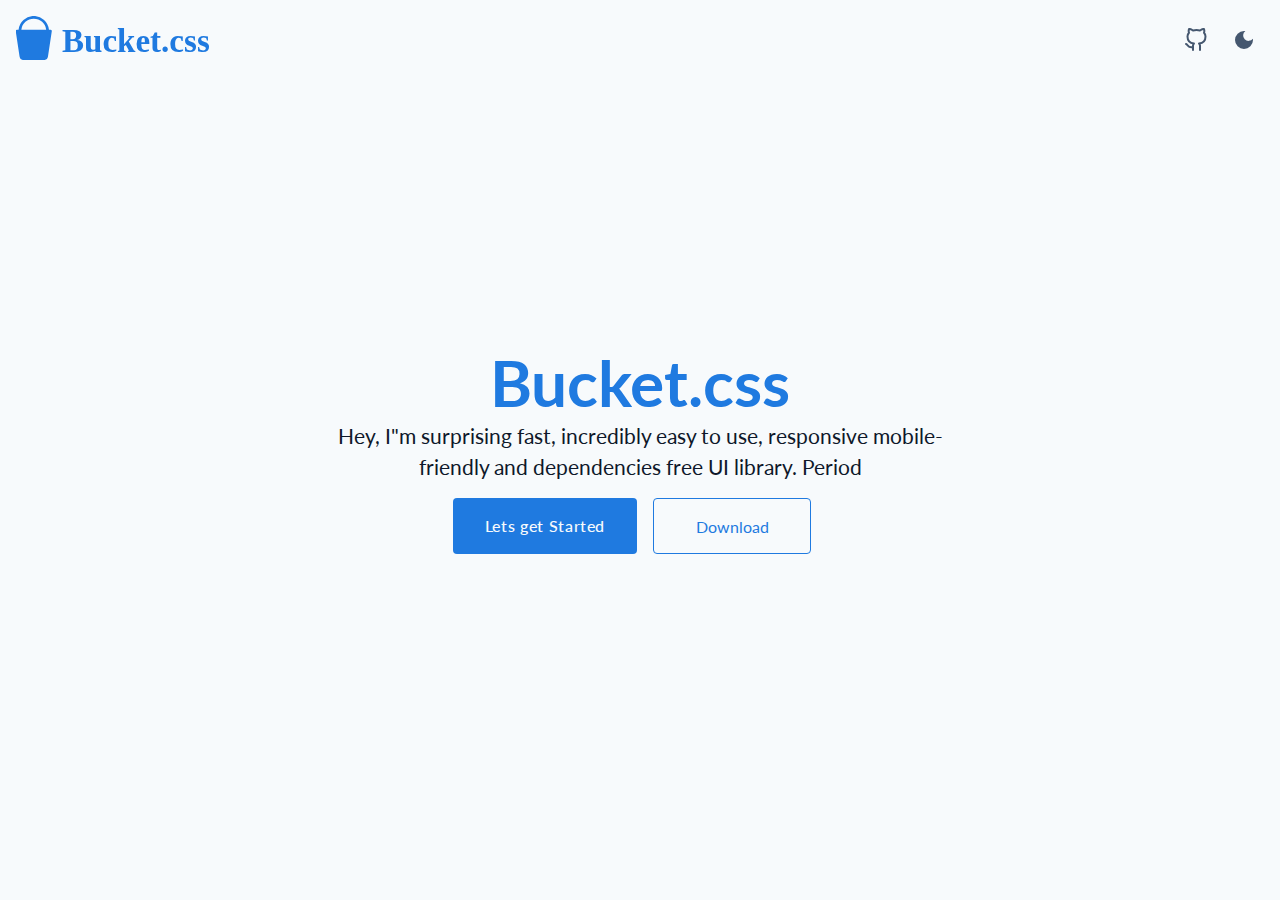
<file: index.html>
<!DOCTYPE html>
<html lang="en">
<head>
    <meta charset="UTF-8">
    <meta http-equiv="X-UA-Compatible" content="IE=edge">
    <meta name="viewport" content="width=device-width, initial-scale=1.0">
    <link rel="preconnect" href="https://fonts.gstatic.com">
    <link href="https://fonts.googleapis.com/css2?family=Lato:wght@300;400;700&display=swap" rel="stylesheet">
    <link rel="stylesheet" href="./css/bucket-minify.css">
    <link rel="stylesheet" href="./css/prism.css">
    <link rel="stylesheet" href="./css/home.css">
    <link rel="shortcut icon" href="./assests/favicon.svg" type="image/x-icon">
    <meta name="color-scheme" content="dark light">
    <title>Bucket CSS | Home</title>
</head>
<body>
<main class="column w12  justify-center align-center">
    <header class=" header w12 pos-f-t row align-center justify-between padding-16">
        <a href="../index.html">
            <img src="../assests/bucket-logo.svg" class="md-hide" alt="">
            <img src="../assests/favicon.svg" class="md-dis" alt="">
        </a>
        <div class="row">
            <a href="https://github.com/GagandeepSingh0115/bucket.css" target="_blank" class="btn-link margin-r-8 "  >
                <img src="../assests/github.svg" alt="">
            </a>
            <button class="btn-link" id="theme-toggle">
                <img src="../assests/moon.svg" id="toogle-img" alt="">
            </button>
        </div>
    </header>
    <h1>Bucket.css</h1>
    <h3 class=" sm-w10 w6 text-center" >Hey, I"m surprising fast, incredibly easy to use, responsive mobile-friendly and dependencies free UI library. Period</h3>
    <div class="row sm-w12 md-w6 w4 justify-center margin-t-16 ">
        <button onclick="window.location.href='./documentation/index.html'" class="btn-pry-fil bor-rad-4 row justify-center align-center margin-r-16">
            Lets get Started
        </button>
        <a href="./bucket.css.rar" class="btn-pry bor-rad-4 row justify-center align-center margin-r-16"  download="./bucket.css.rar" >
            Download
        </a>
    </div>
</main>
    <script src="./js/darkmode.js" ></script>
</body>
</html>
</file>
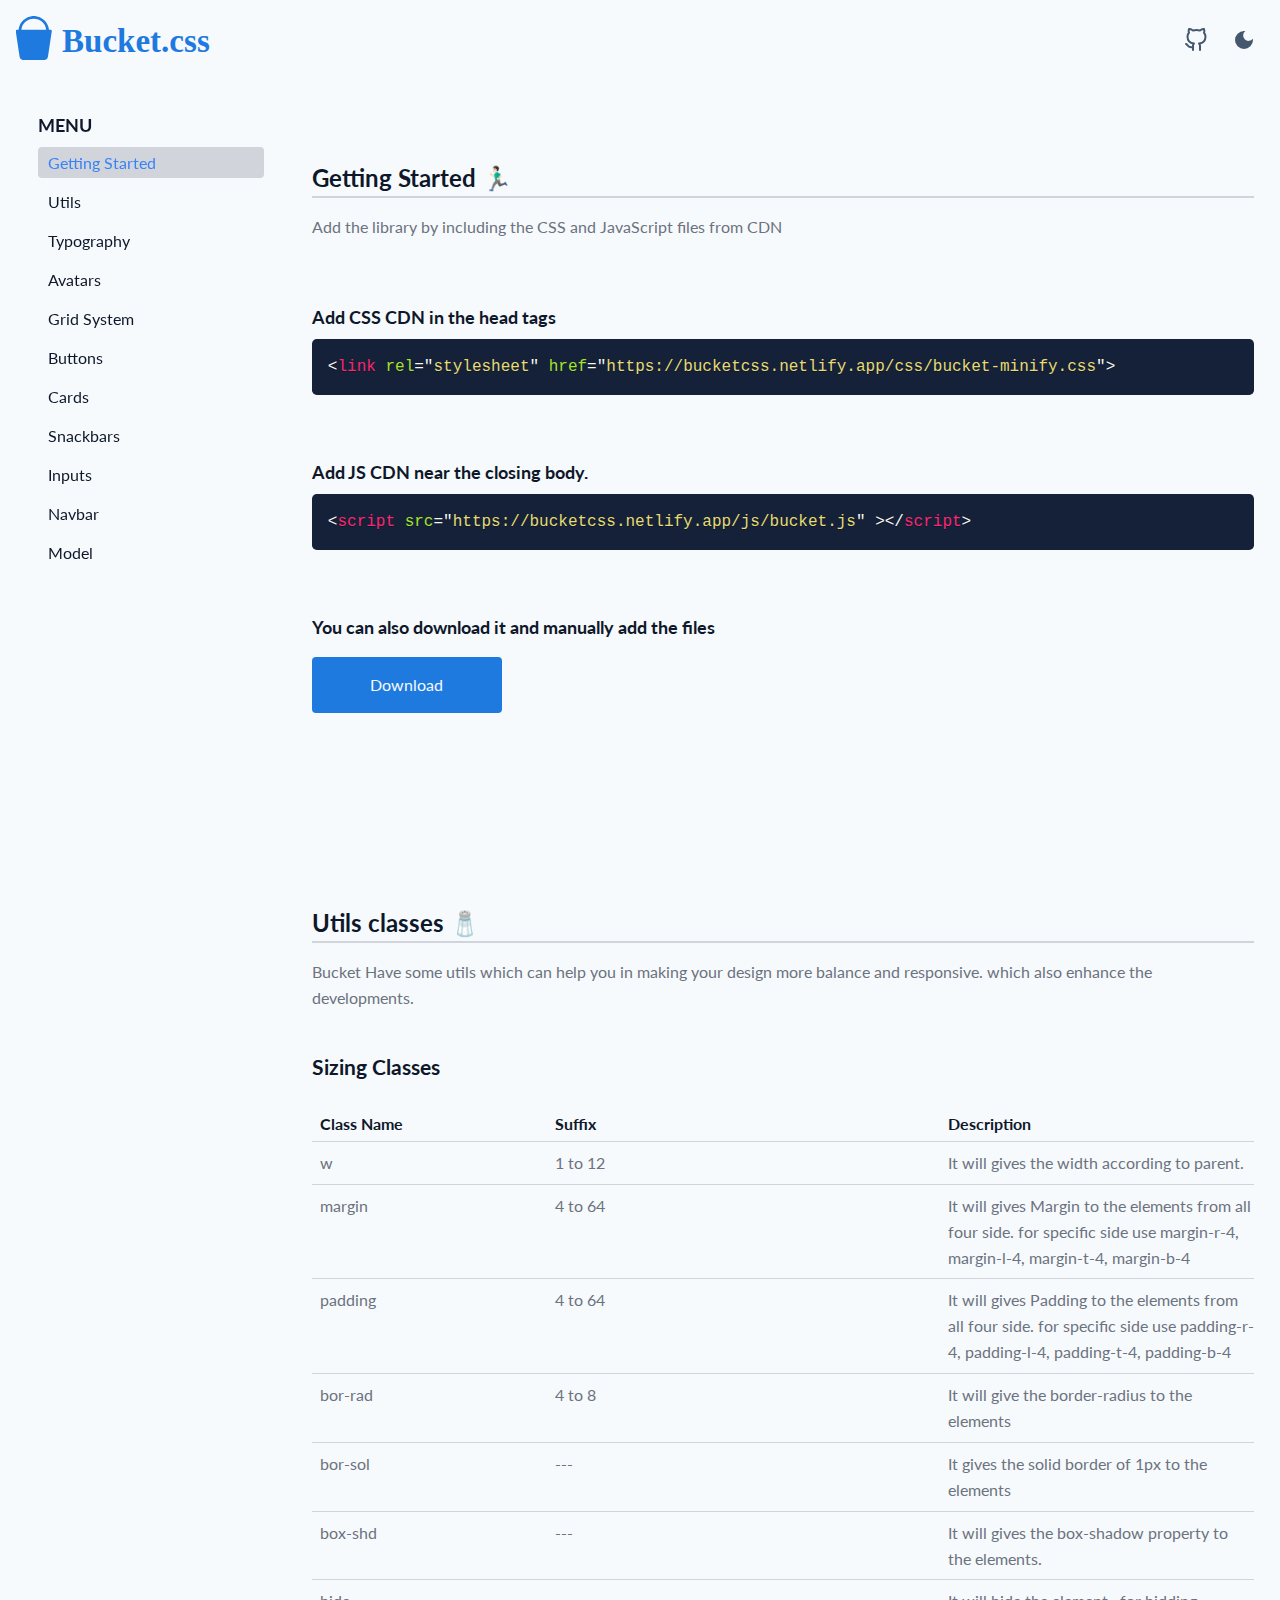
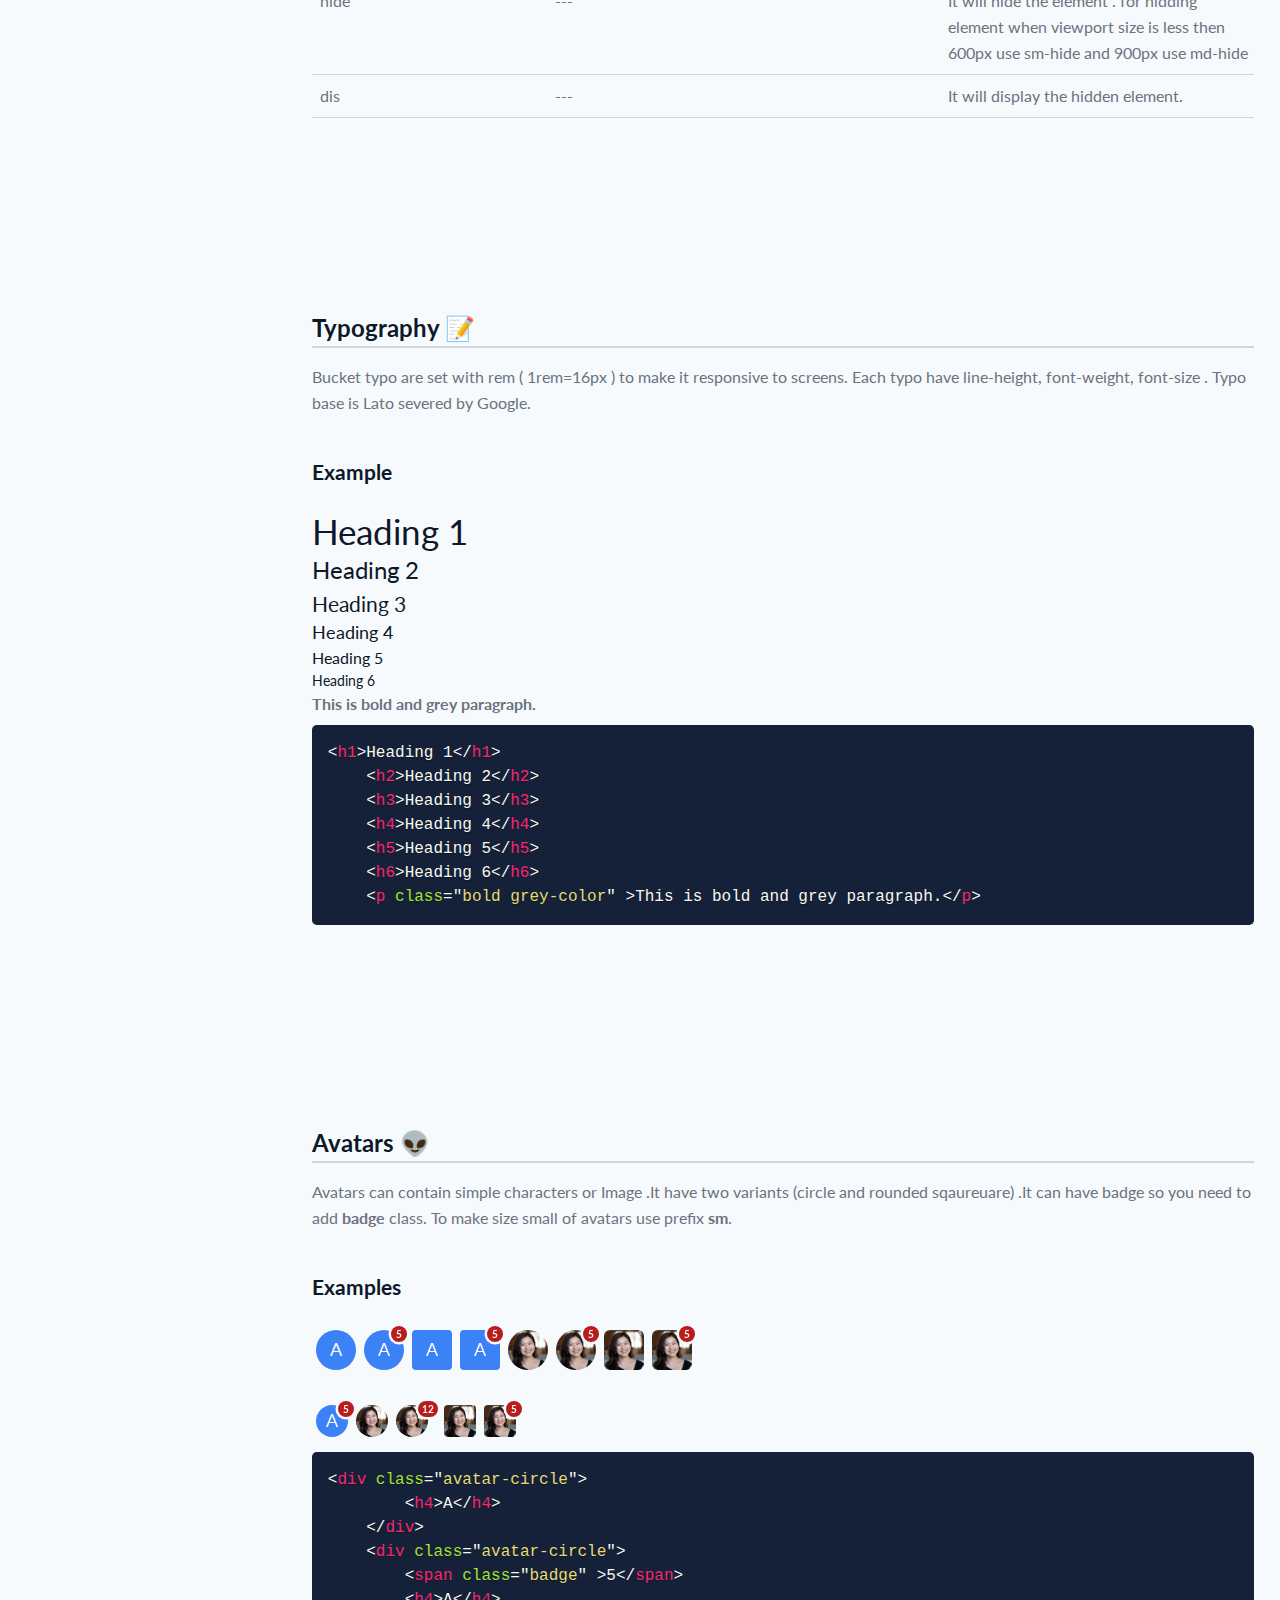
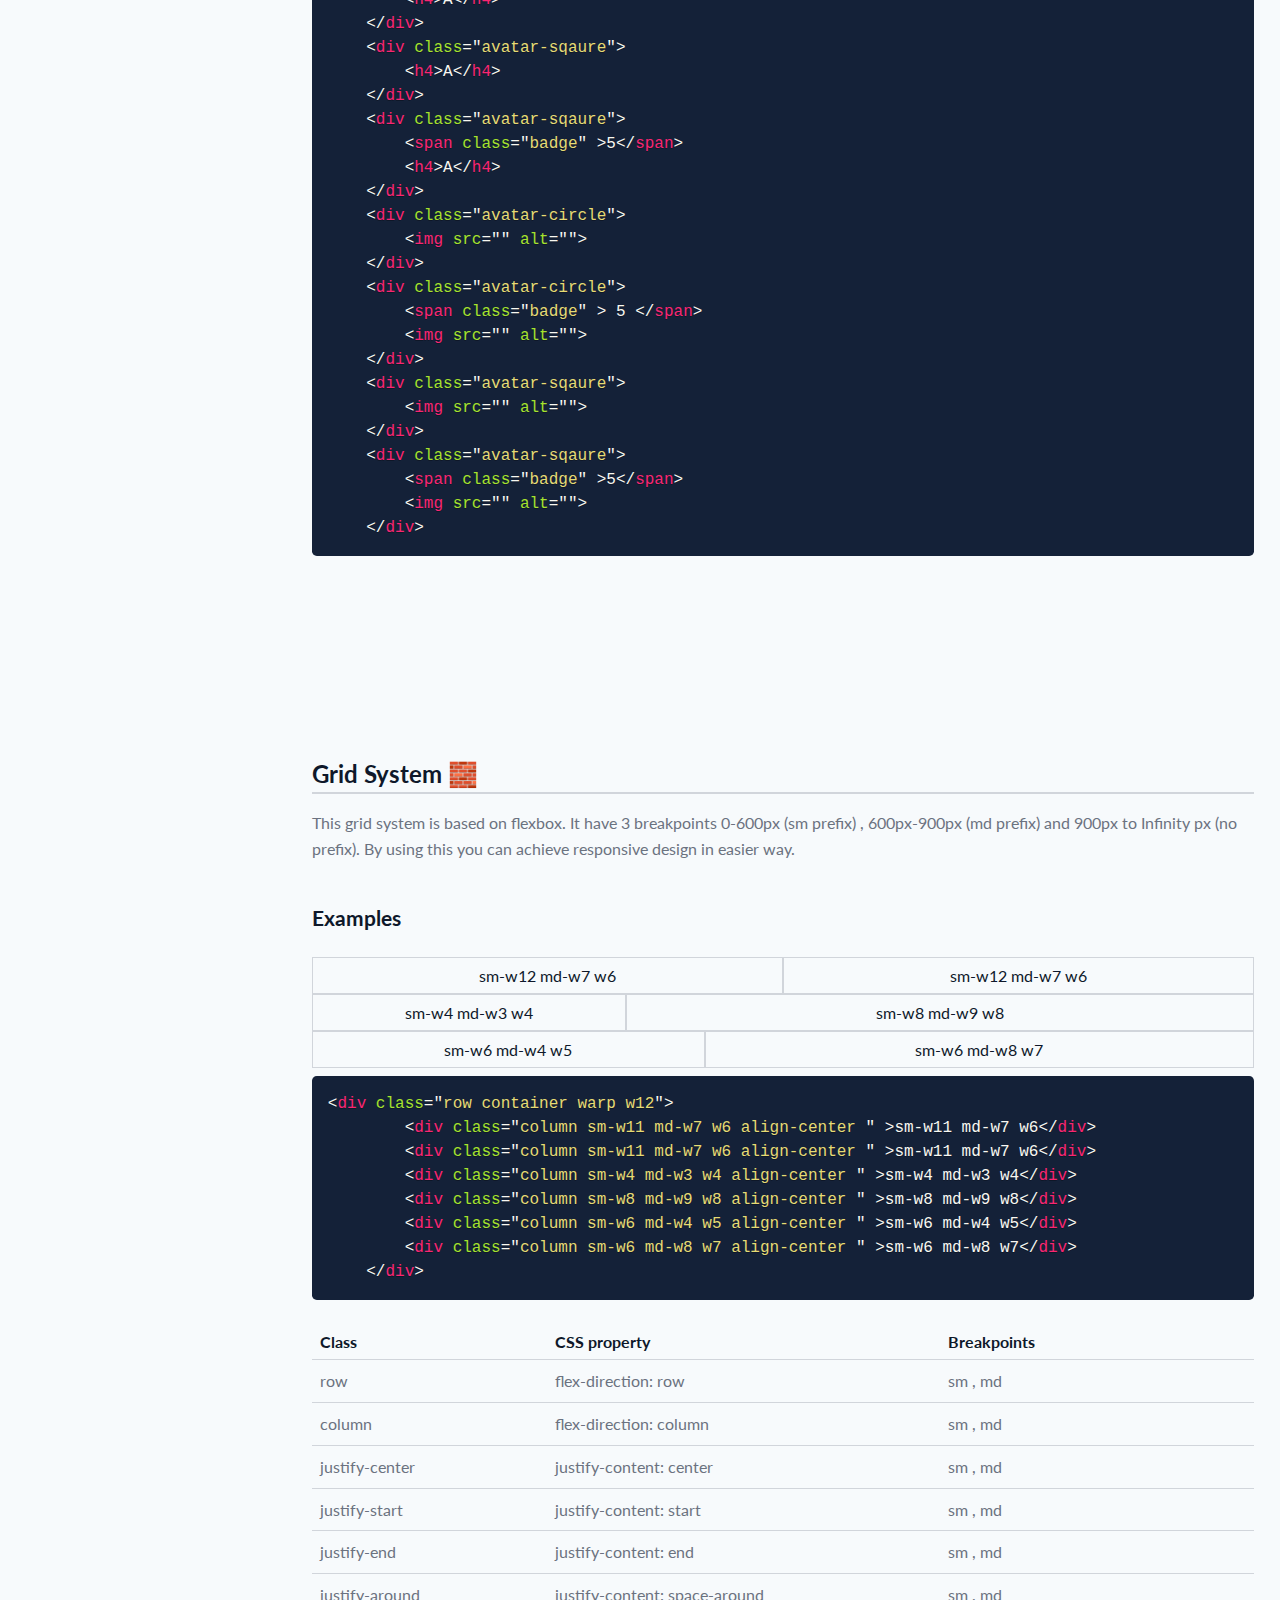
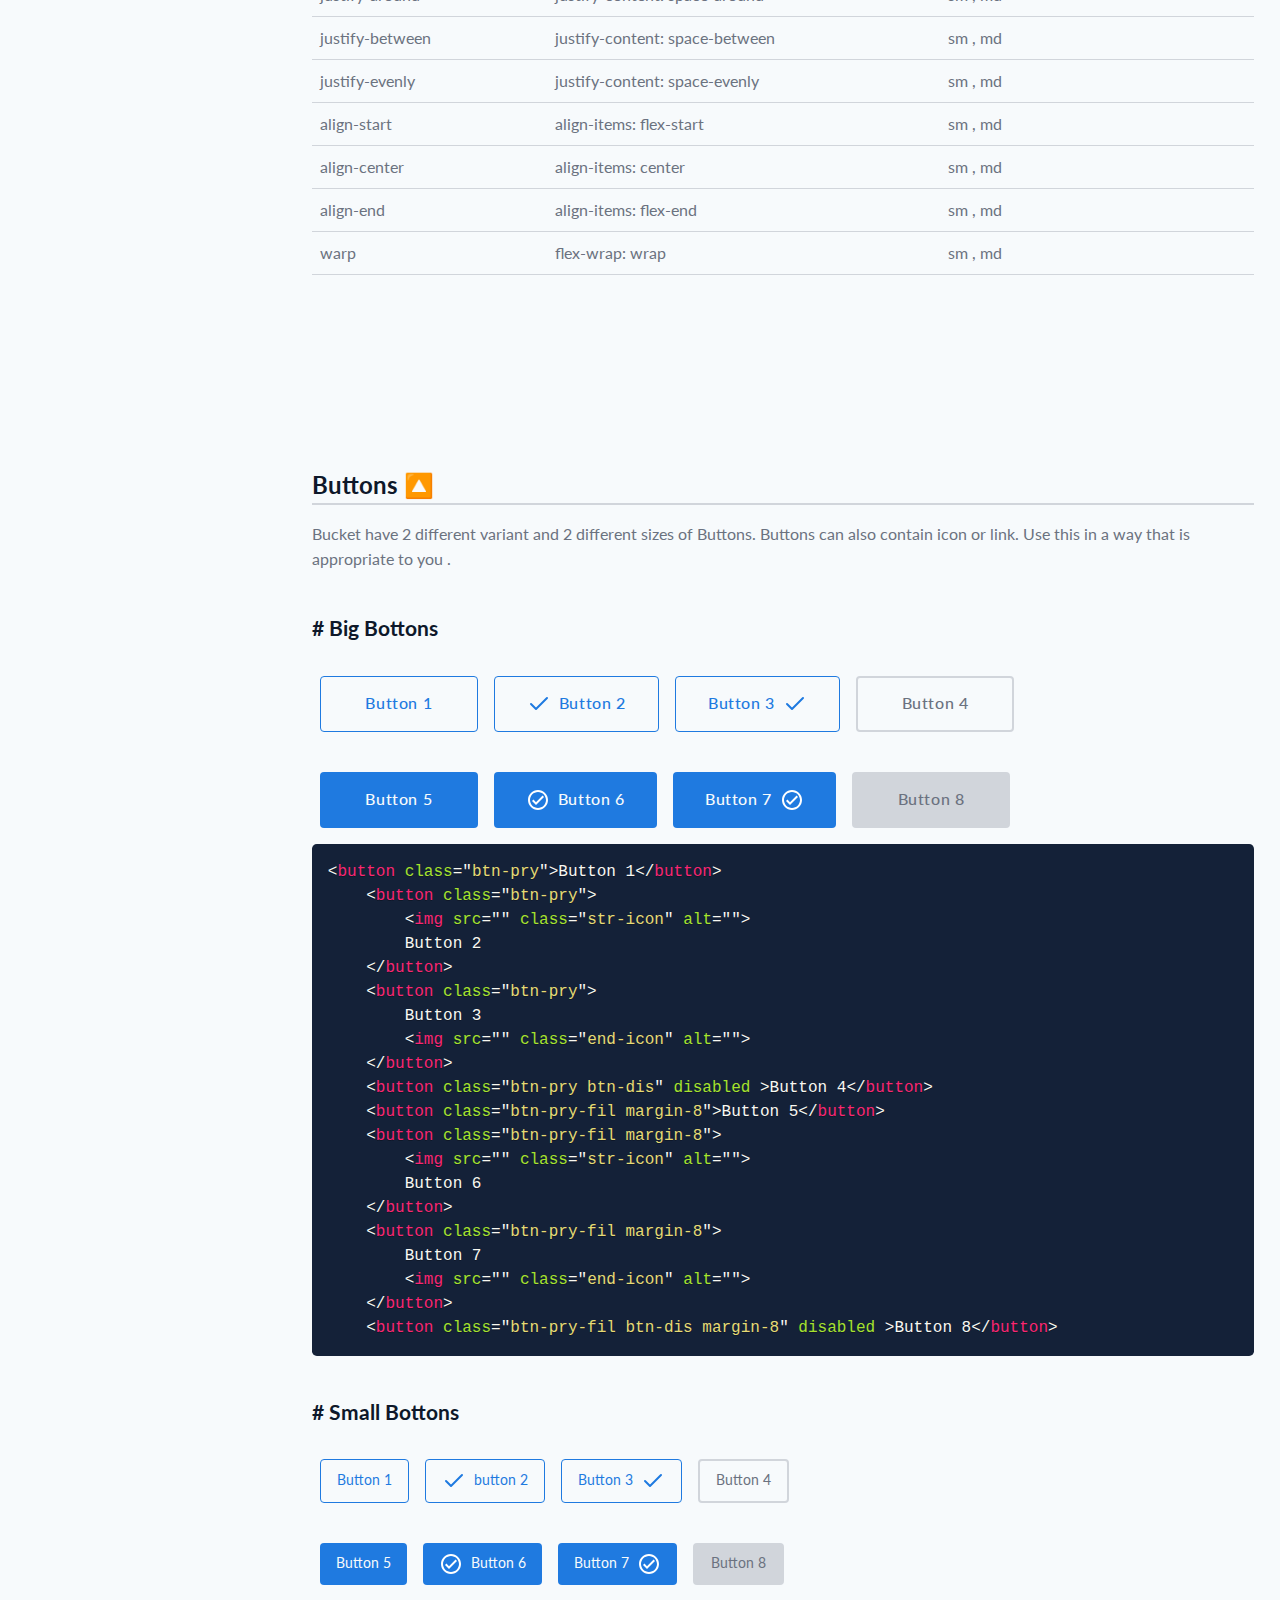
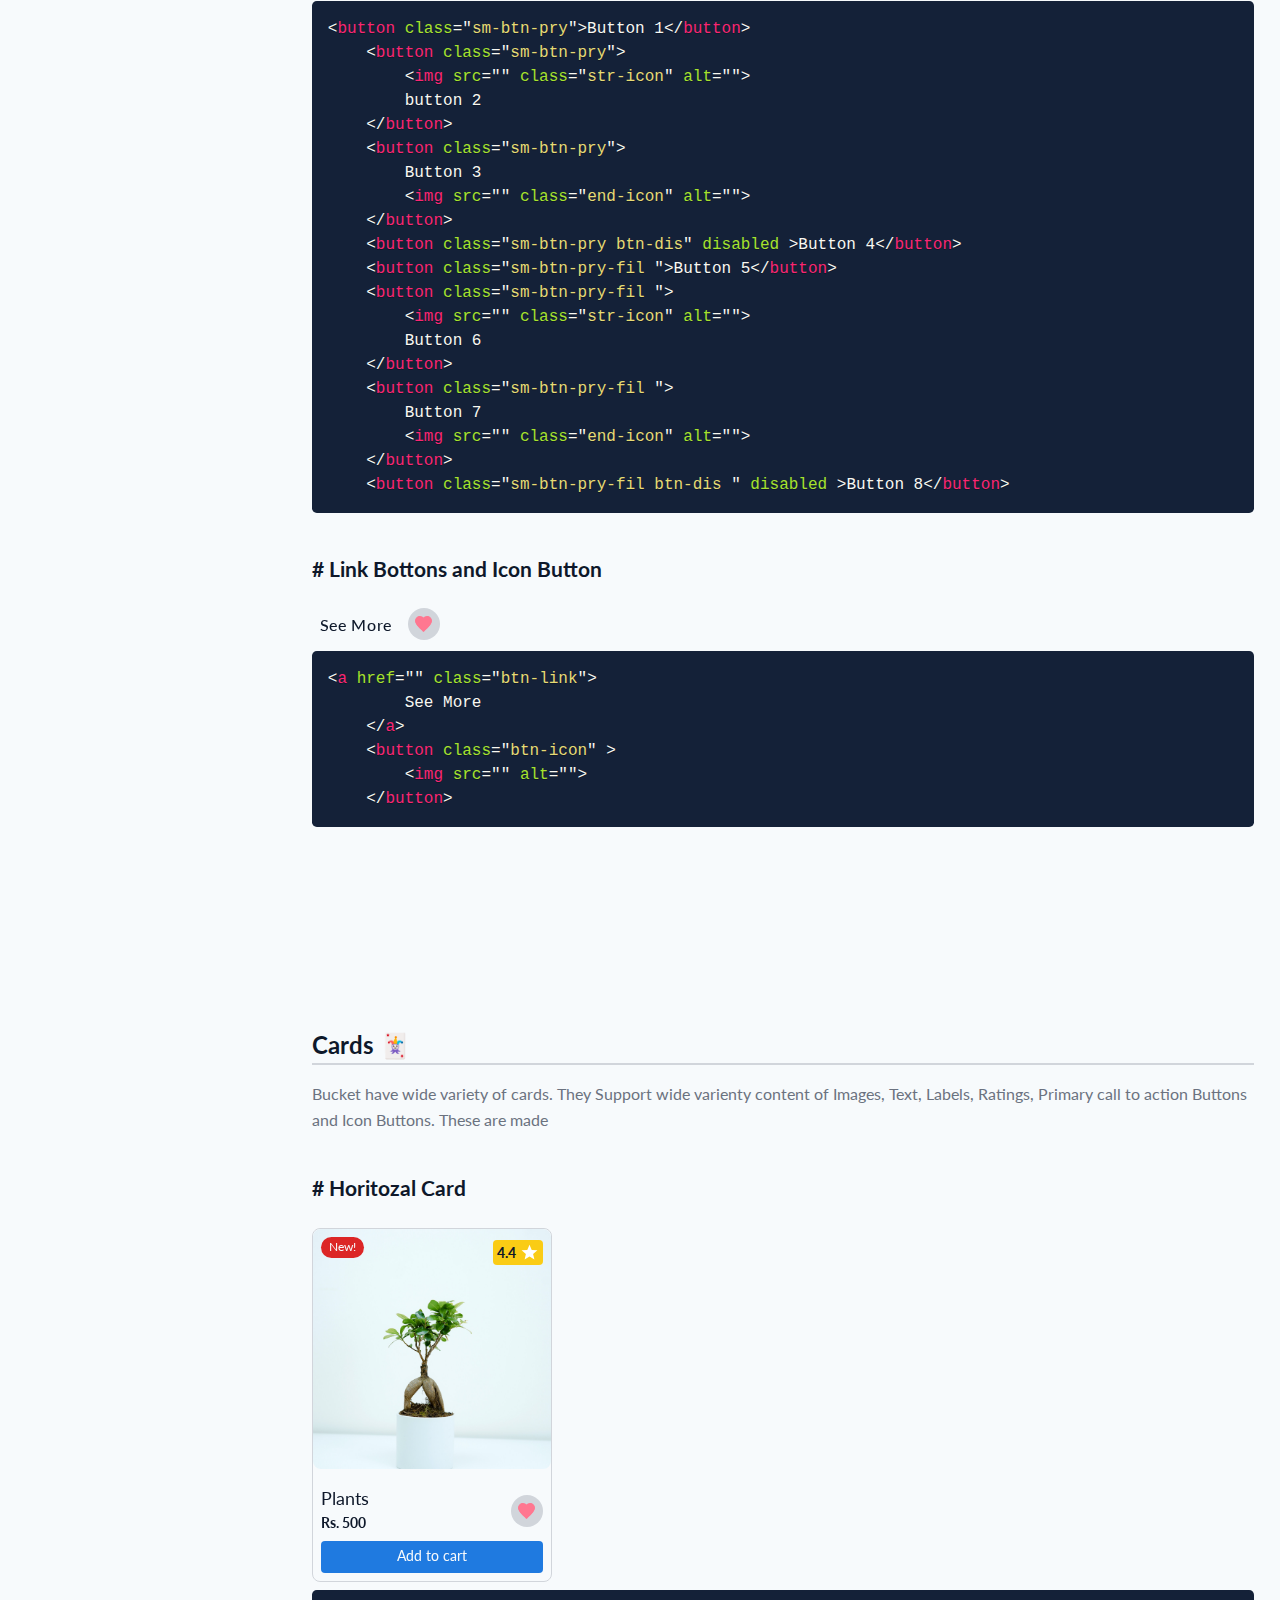
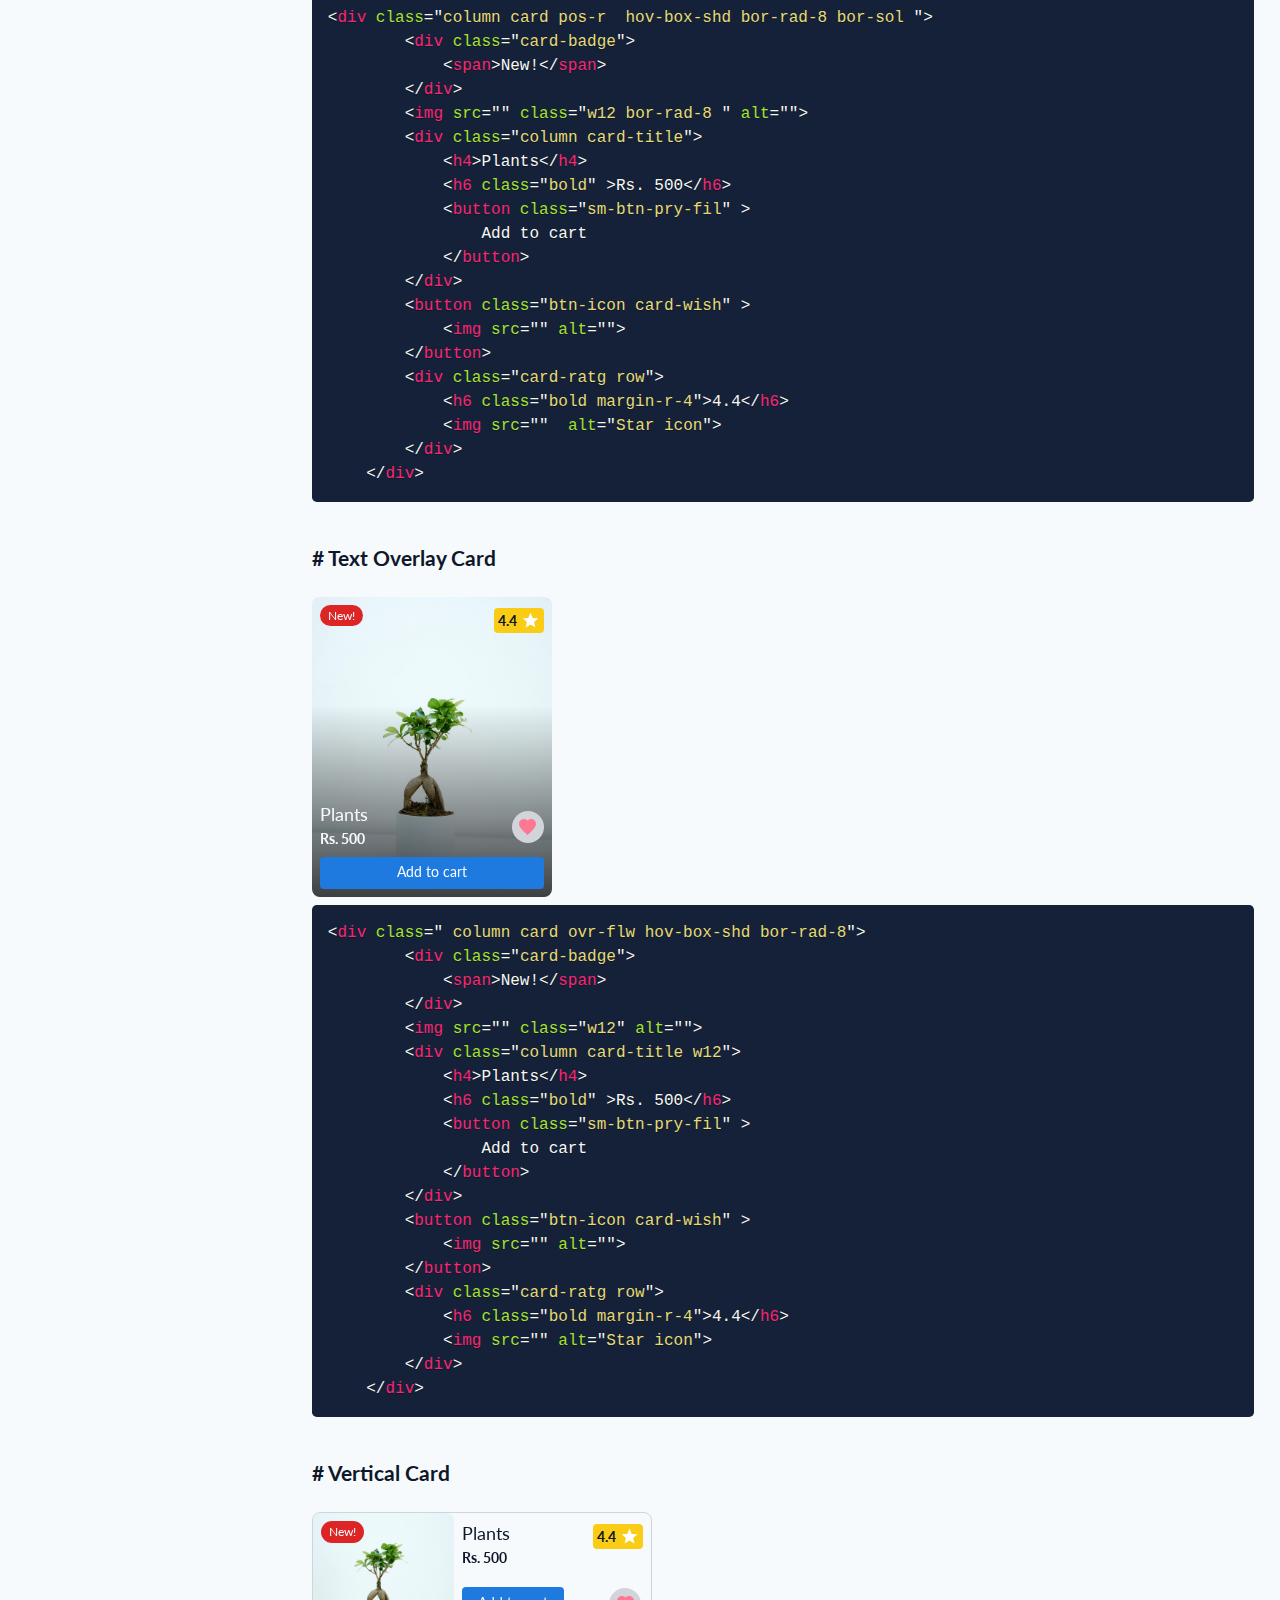
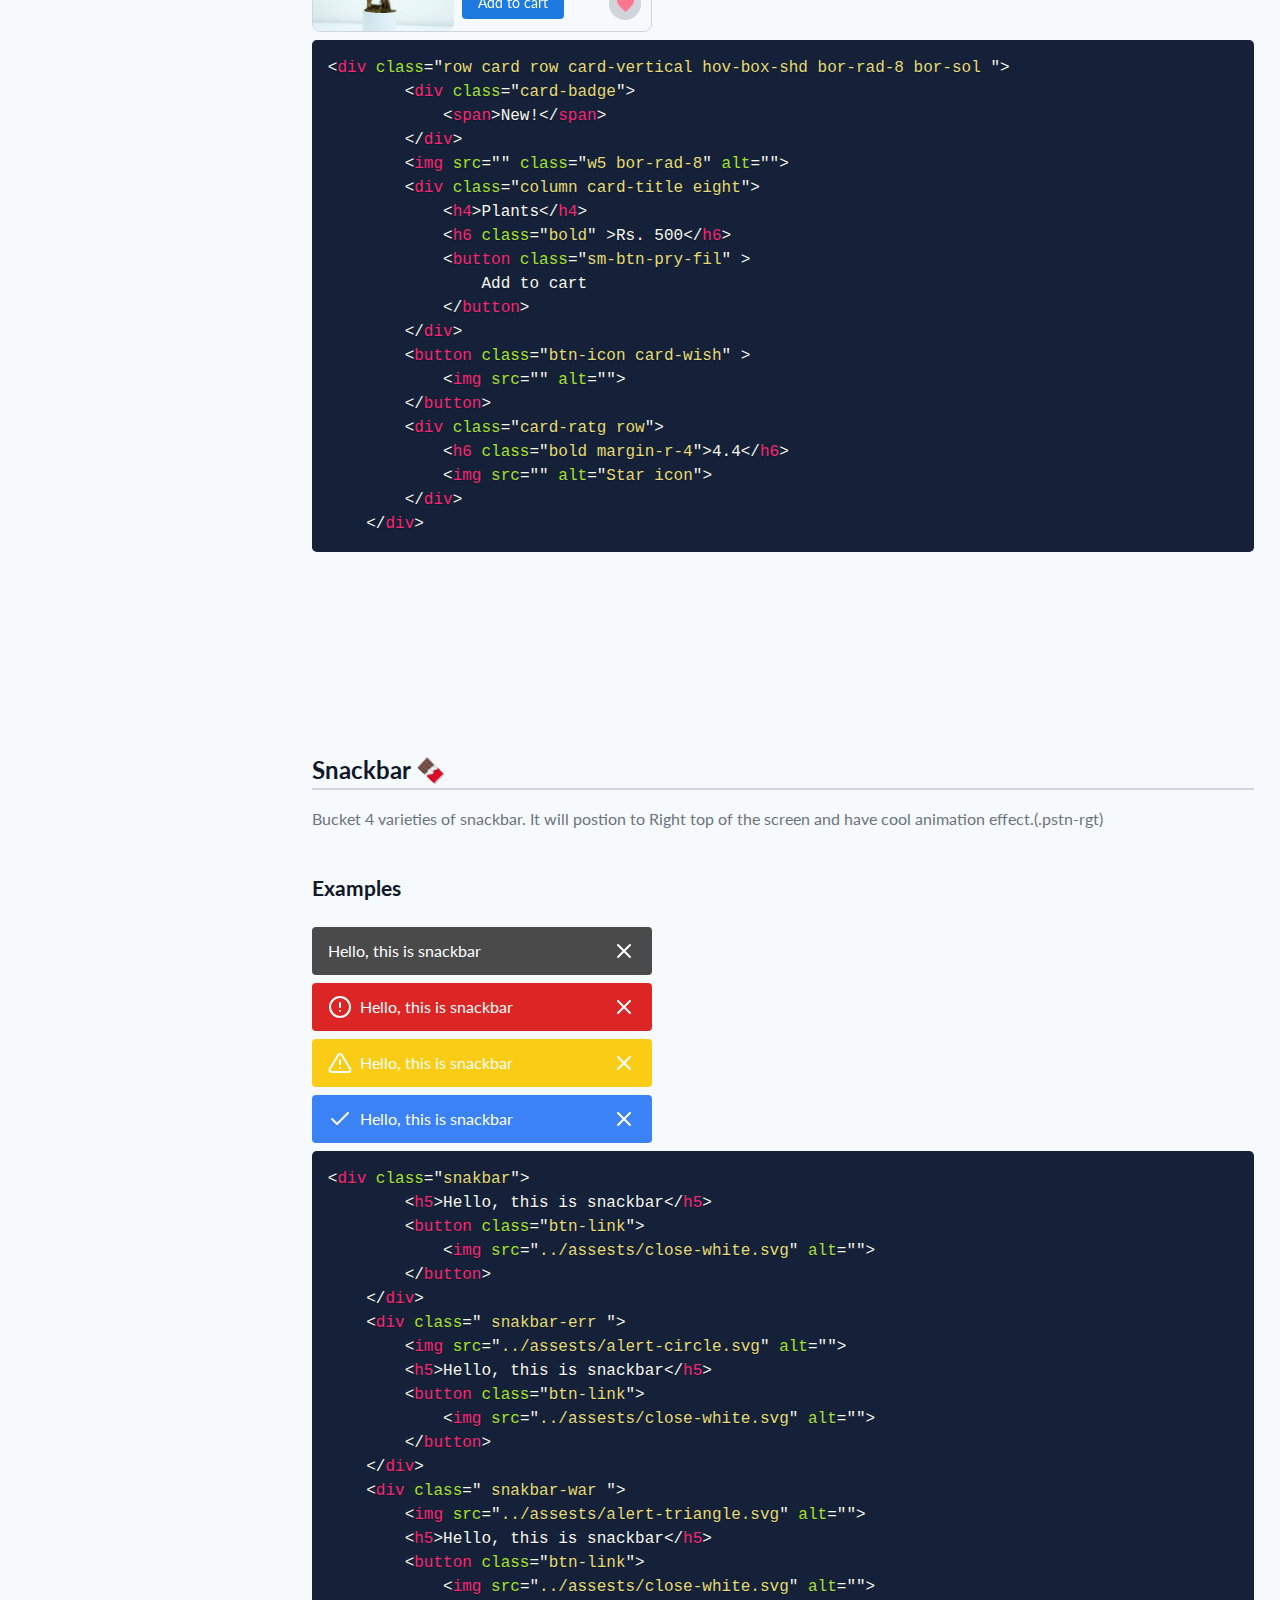
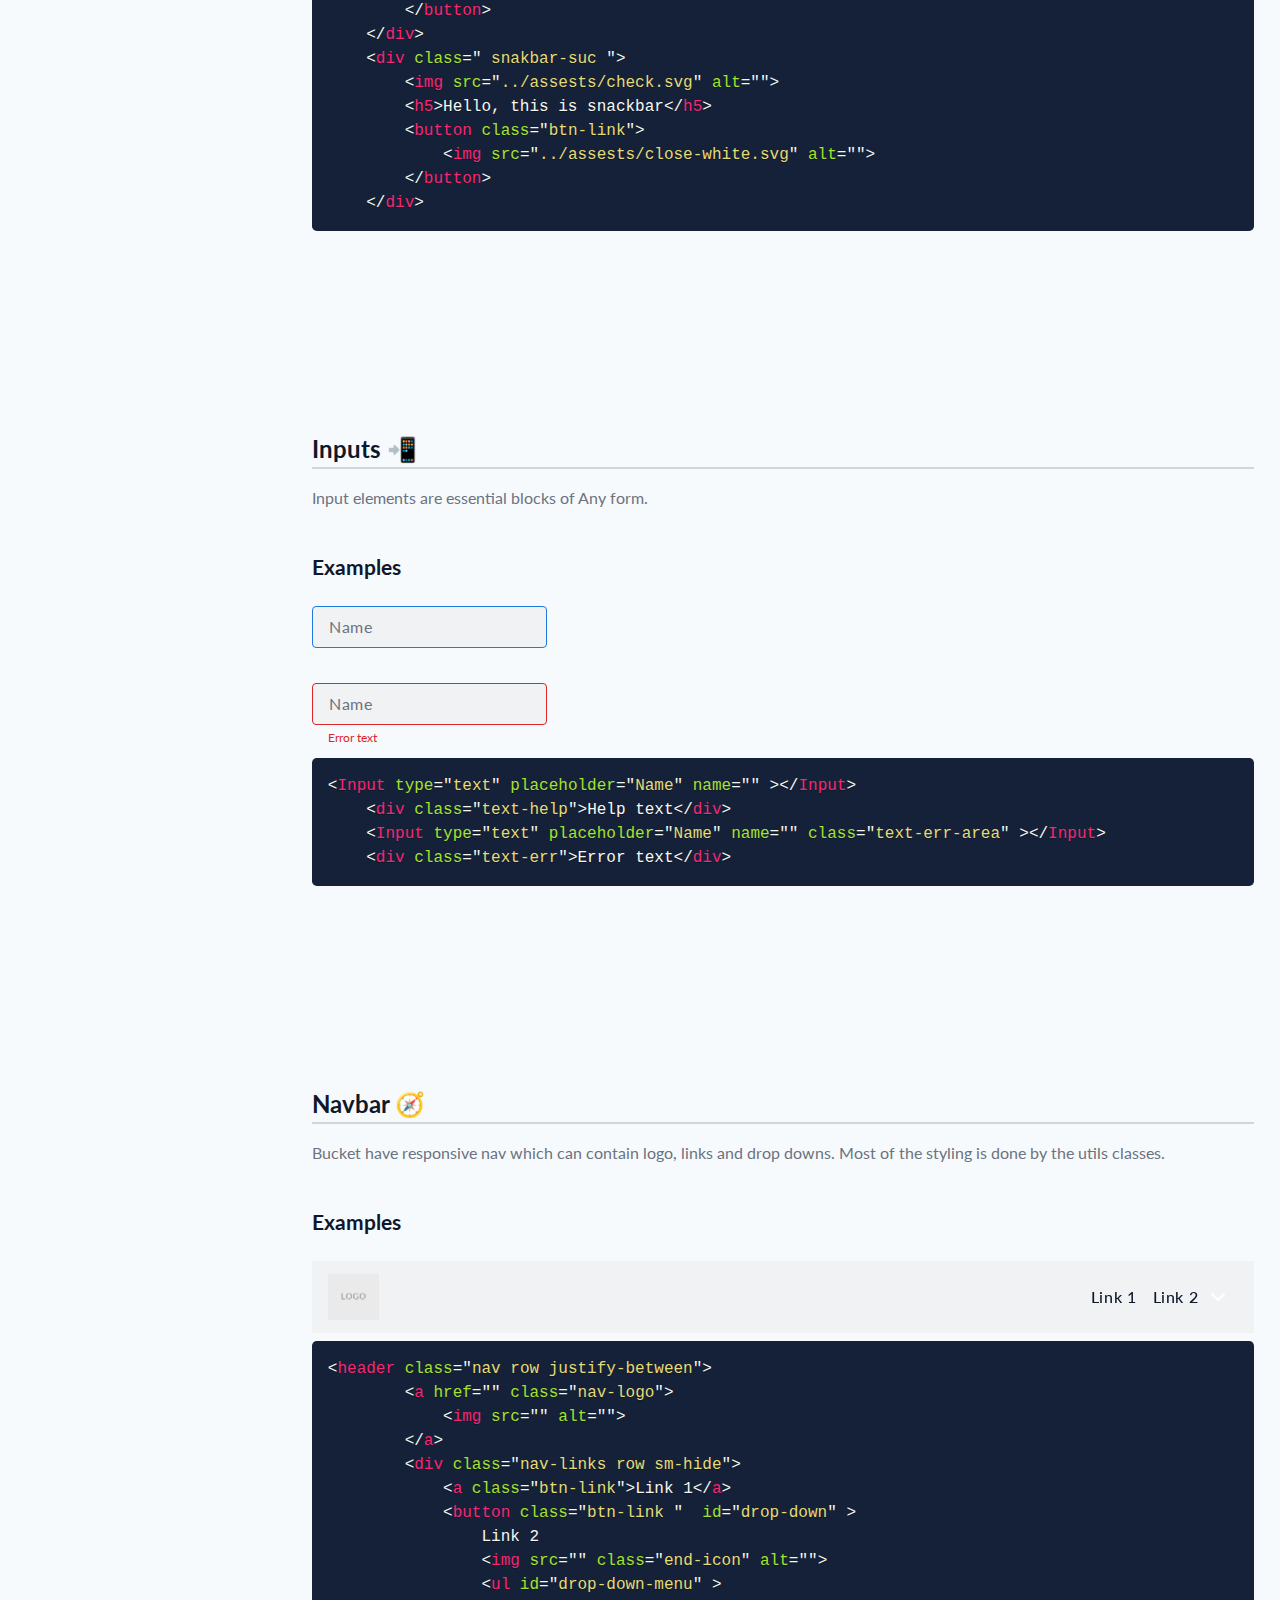
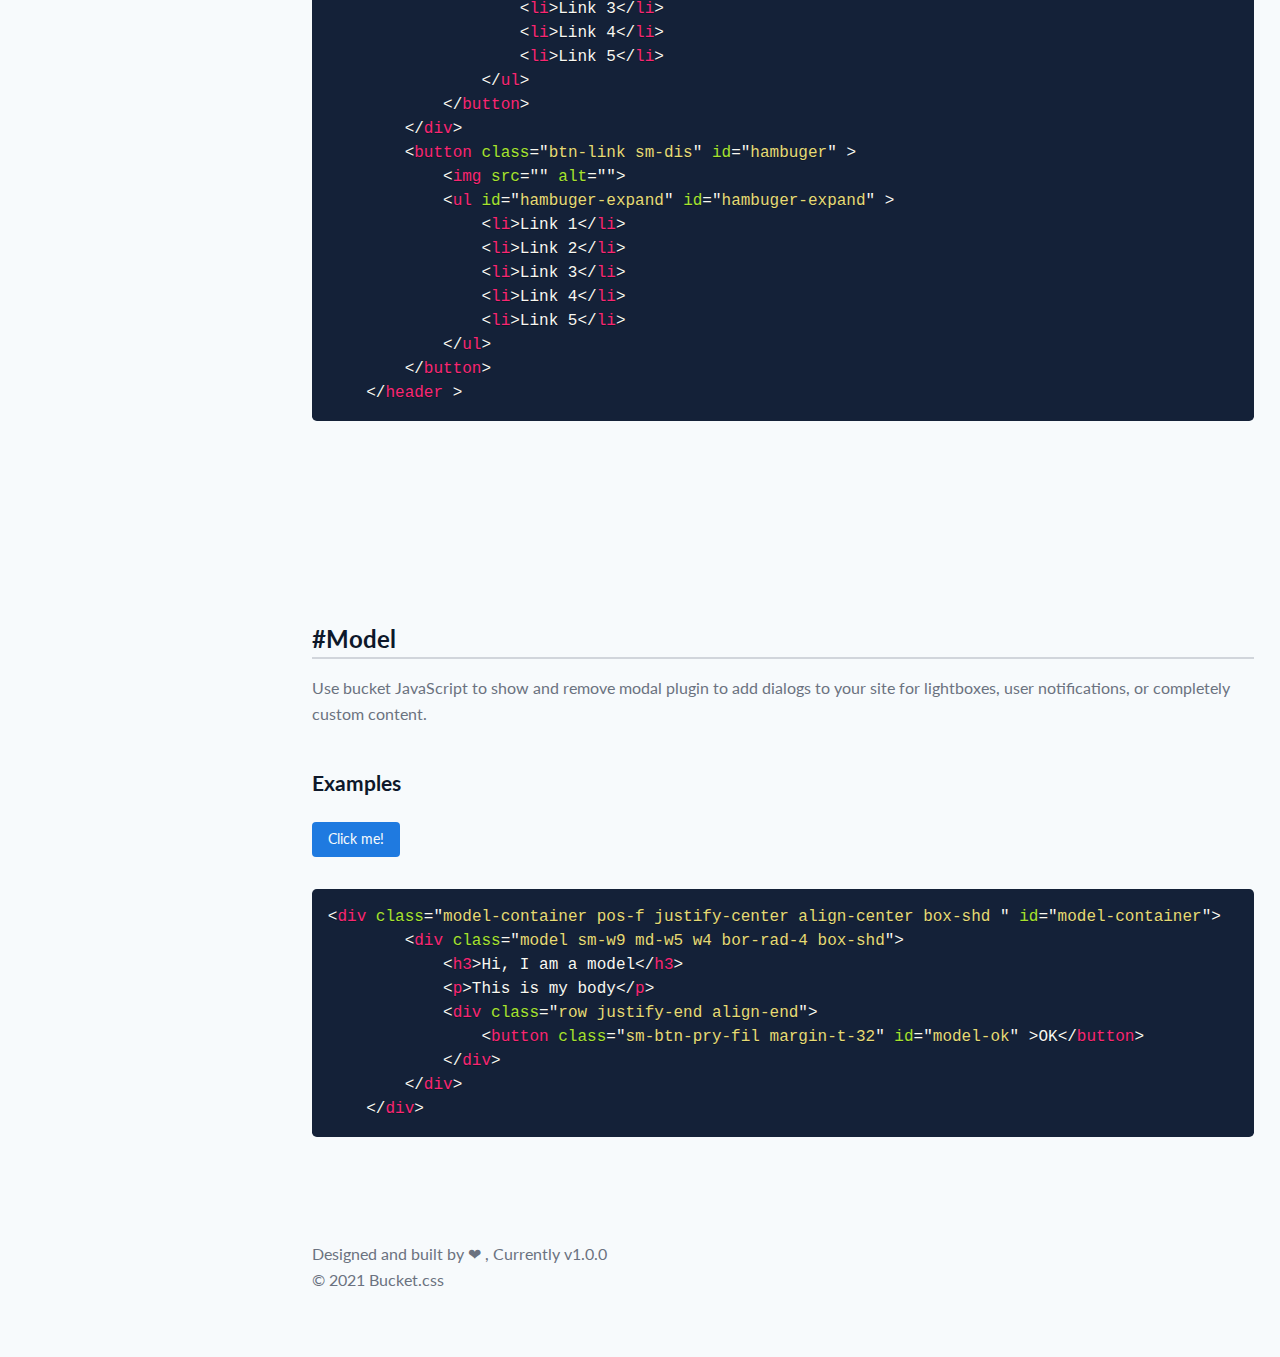
<file: documentation/index.html>
<!DOCTYPE html>
<html lang="en">
<head>
    <meta charset="UTF-8">
    <meta http-equiv="X-UA-Compatible" content="IE=edge">
    <meta name="viewport" content="width=device-width, initial-scale=1.0">
    <title>Bucket CSS | Document</title>
    <link rel="preconnect" href="https://fonts.gstatic.com">
    <link href="https://fonts.googleapis.com/css2?family=Lato:wght@300;400;700&display=swap" rel="stylesheet">
    <link rel="shortcut icon" href="../assests/favicon.svg" type="image/x-icon">
    <link rel="stylesheet" href="../css/prism.css">
    <link rel="stylesheet" href="../css/bucket-minify.css">
    <link rel="stylesheet" href="../css/main.css">
    <meta name="color-scheme" content="dark light">

</head>
<body class="row justify-start">
    <header class=" header w12 pos-f-t row align-center justify-between padding-16">
        <a href="../index.html">
            <img src="../assests/bucket-logo.svg" class="md-hide" alt="">
            <img src="../assests/favicon.svg" class="md-dis" alt="">
        </a>
        <div class="row">
            <a href="https://github.com/GagandeepSingh0115/bucket.css" target="_blank" class="btn-link margin-r-8 "  >
                <img src="../assests/github.svg" alt="">
            </a>
            <button class="btn-link" id="theme-toggle">
                <img src="../assests/moon.svg" id="toogle-img" alt="">
            </button>
        </div>
    </header>
    <nav class="column md-hide" >
        <h4>MENU</h4>
        <a href="#gettingstarted" class="options bor-rad-4">
            Getting Started
        </a>
        <a href="#utils" class="options bor-rad-4">
            Utils
        </a>
        <a href="#typography" class="options bor-rad-4">
            Typography
        </a>
        <a href="#avatars" class="options bor-rad-4">
            Avatars
        </a>
        <a href="#grids" class="options bor-rad-4">
            Grid System
        </a>
        <a href="#buttons" class="options bor-rad-4">
            Buttons
        </a>
        <a href="#cards" class="options bor-rad-4">
            Cards
        </a>
        <a href="#snackbars" class="options bor-rad-4">
            Snackbars
        </a>
        <a href="#inputs" class="options bor-rad-4">
            Inputs
        </a>
        <a href="#navbar" class="options bor-rad-4">
            Navbar
        </a>
        <a href="#model" class="options bor-rad-4">
            Model
        </a>
    </nav>
    <nav class="column mob-men hide" id="mob-nav">
        <h4>MENU</h4>
        <a href="#gettingstarted" class="mob-options bor-rad-4" onclick="removeMobileMenu()" >
            Getting Started
        </a>
        <a href="#utils" class="mob-options bor-rad-4" onclick="removeMobileMenu()" >
            Utils
        </a>
        <a href="#typography" class="mob-options bor-rad-4" onclick="removeMobileMenu()" >
            Typography
        </a>
        <a href="#avatars" class="mob-options bor-rad-4" onclick="removeMobileMenu()" >
            Avatars
        </a>
        <a href="#grids" class="mob-options bor-rad-4" onclick="removeMobileMenu()" >
            Grid System
        </a>
        <a href="#buttons" class="mob-options bor-rad-4" onclick="removeMobileMenu()" >
            Buttons
        </a>
        <a href="#cards" class="mob-options bor-rad-4" onclick="removeMobileMenu()" >
            Cards
        </a>
        <a href="#snackbars" class="mob-options bor-rad-4" onclick="removeMobileMenu()">
            Snackbars
        </a>
        <a href="#inputs" class="mob-options bor-rad-4"  onclick="removeMobileMenu()" >
            Inputs
        </a>
        <a href="#navbar" class="mob-options bor-rad-4"  onclick="removeMobileMenu()" >
            Navbar
        </a>
        <a href="#model" class="mob-options bor-rad-4"  onclick="removeMobileMenu()" >
            Model
        </a>
    </nav>
    <main class="md-w12">
        <button class="btn-flooting box-shd hide md-dis" id="show-menu"  >
            <img src="../assests/menu.svg" id="ham-icon" alt="">
        </button>

        <section id="gettingstarted">
            <h2 class="is_active">Getting Started 🏃🏻‍♂️</h2>
            <p>Add the library by including the CSS and JavaScript files from CDN</p>
            <h4 class="bold margin-t-64">Add CSS CDN in the head tags</h4>
            <pre ><code class="language-markup">&lt;link rel=&quot;stylesheet&quot; href=&quot;https://bucketcss.netlify.app/css/bucket-minify.css&quot;&gt;</code></pre>
            <h4  class="bold margin-t-64" >Add JS CDN near the closing body.</h4>
            <pre ><code class="language-markup">&lt;script src=&quot;https://bucketcss.netlify.app/js/bucket.js&quot; &gt;&lt;/script&gt;</code></pre>

            <h4 class=" bold margin-t-64">You can also download it and manually add the files</h3>
            <a href="../bucket.css.rar" class="btn-pry-fil bor-rad-4 row justify-center align-center margin-t-16" download="../bucket.css.rar">
                Download
            </a>
        </section>

        <section id="utils" >
            <h2 class="is_active" >Utils classes 🧂</h2>
            <p>Bucket Have some utils which can help you in making your design more balance and responsive. which also enhance the developments.</p>
            <h3>Sizing Classes</h3>
            <div class="row warp">
                <div class="row w12 table-header">
                    <div class="column align-start w3">
                        <b>Class Name</b>
                    </div>
                    <div class="column align-start w5">
                        <b>Suffix</b>
                    </div>
                    <div class="column align-start w4">
                        <b>Description</b>
                    </div>
                </div>
                <div class="row w12 table-header">
                    <div class="column align-start w3">
                        <p>w</p>
                    </div>
                    <div class="column align-start w5">
                        <p>1 to 12</p>
                    </div>
                    <div class="column align-start w4">
                        <p>It will gives the width according to parent.</p>
                    </div>
                </div>
                <div class="row w12 table-header">
                    <div class="column align-start w3">
                        <p>margin</p>
                    </div>
                    <div class="column align-start w5">
                        <p>4 to 64</p>
                    </div>
                    <div class="column align-start w4">
                        <p>It will gives Margin to the elements from all four side. for specific side use margin-r-4, margin-l-4, margin-t-4, margin-b-4</p>
                    </div>
                </div>
                <div class="row w12 table-header">
                    <div class="column align-start w3">
                        <p>padding</p>
                    </div>
                    <div class="column align-start w5">
                        <p>4 to 64</p>
                    </div>
                    <div class="column align-start w4">
                        <p>It will gives Padding to the elements from all four side. for specific side use padding-r-4, padding-l-4, padding-t-4, padding-b-4</p>
                    </div>
                </div>
                <div class="row w12 table-header">
                    <div class="column align-start w3">
                        <p>bor-rad</p>
                    </div>
                    <div class="column align-start w5">
                        <p>4 to 8</p>
                    </div>
                    <div class="column align-start w4">
                        <p>It will give the border-radius to the elements</p>
                    </div>
                </div>
                <div class="row w12 table-header">
                    <div class="column align-start w3">
                        <p>bor-sol</p>
                    </div>
                    <div class="column align-start w5">
                        <p>---</p>
                    </div>
                    <div class="column align-start w4">
                        <p>It gives the solid border of 1px to the elements</p>
                    </div>
                </div>
                <div class="row w12 table-header">
                    <div class="column align-start w3">
                        <p>box-shd</p>
                    </div>
                    <div class="column align-start w5">
                        <p>---</p>
                    </div>
                    <div class="column align-start w4">
                        <p>It will gives the box-shadow property to the elements.</p>
                    </div>
                </div>
                <div class="row w12 table-header">
                    <div class="column align-start w3">
                        <p>hide</p>
                    </div>
                    <div class="column align-start w5">
                        <p>---</p>
                    </div>
                    <div class="column align-start w4">
                        <p>It will hide the element . for hidding element when viewport size is less then 600px use sm-hide and 900px use md-hide</p>
                    </div>
                </div>
                <div class="row w12 table-header">
                    <div class="column align-start w3">
                        <p>dis</p>
                    </div>
                    <div class="column align-start w5">
                        <p>---</p>
                    </div>
                    <div class="column align-start w4">
                        <p>It will display the hidden element.</p>
                    </div>
                </div>
            </div>
        </section>
        <section id="typography" >
            <h2 class="is_active" >Typography 📝</h2>
            <p>Bucket typo are set with rem ( 1rem=16px ) to make it responsive to screens. Each typo have line-height, font-weight, font-size . Typo base is Lato severed by Google. </p>
            <h3>Example</h3>
            <div>
                <h1>Heading 1</h1>
                <h2>Heading 2</h2>
                <h3>Heading 3</h3>
                <h4>Heading 4</h4>
                <h5>Heading 5</h5>
                <h6>Heading 6</h6>
                <p class="bold grey-color" >This is bold and grey paragraph.</p>
    <pre ><code class="language-markup">&lt;h1&gt;Heading 1&lt;/h1&gt;
    &lt;h2&gt;Heading 2&lt;/h2&gt;
    &lt;h3&gt;Heading 3&lt;/h3&gt;
    &lt;h4&gt;Heading 4&lt;/h4&gt;
    &lt;h5&gt;Heading 5&lt;/h5&gt;
    &lt;h6&gt;Heading 6&lt;/h6&gt;
    &lt;p class=&quot;bold grey-color&quot; &gt;This is bold and grey paragraph.&lt;/p&gt;</code></pre>
            </div>
        </section>

        <section id="avatars" >
            <h2 class="bold is_active" >Avatars 👽</h2>
            <p>Avatars can contain simple characters or Image .It have two variants (circle and rounded sqaureuare) .It can have badge so you need to add <b>badge</b> class. To make size small of avatars use prefix <b>sm</b>.</p>
            <h3 class="bold" >Examples</h3>
            <div class="row">
                <div class="avatar-circle">
                    <h4>A</h4>
                </div>
                <div class="avatar-circle">
                    <span class="badge" >5</span>
                    <h4>A</h4>
                </div>
                <div class="avatar-sqaure">
                    <h4>A</h4>
                </div>
                <div class="avatar-sqaure">
                    <span class="badge" >5</span>
                    <h4>A</h4>
                </div>
                <div class="avatar-circle">
                    <img src="../assests/user.jpg" alt="Avatar Image">
                </div>
                <div class="avatar-circle">
                    <span class="badge" > 5 </span>
                    <img src="../assests/user.jpg" alt="Avatar Image">
                </div>
                <div class="avatar-sqaure">
                    <img src="../assests/user.jpg" alt="Avatar Image">
                </div>
                <div class="avatar-sqaure">
                    <span class="badge" >5</span>
                    <img src="../assests/user.jpg" alt="Avatar Image">
                </div>
            </div>
            <div class="row">
                <div class="sm-avatar-circle">
                    <span class="badge" >5</span>
                    <h4>A</h4>
                </div>
                <div class="sm-avatar-circle">
                    <img src="../assests/user.jpg" alt="Avatar Image">
                </div>
                <div class="sm-avatar-circle margin-r-8">
                    <span class="badge" >12</span>
                    <img src="../assests/user.jpg" alt="Avatar Image">
                </div>
                <div class="sm-avatar-sqaure ">
                    <img src="../assests/user.jpg" alt="Avatar Image">
                </div>
                <div class="sm-avatar-sqaure">
                    <span class="badge" >5</span>
                    <img src="../assests/user.jpg" alt="Avatar Image">
                </div>
            </div>
    <pre ><code class="language-markup">&lt;div class=&quot;avatar-circle&quot;&gt;
        &lt;h4&gt;A&lt;/h4&gt;
    &lt;/div&gt;
    &lt;div class=&quot;avatar-circle&quot;&gt;
        &lt;span class=&quot;badge&quot; &gt;5&lt;/span&gt;
        &lt;h4&gt;A&lt;/h4&gt;
    &lt;/div&gt;
    &lt;div class=&quot;avatar-sqaure&quot;&gt;
        &lt;h4&gt;A&lt;/h4&gt;
    &lt;/div&gt;
    &lt;div class=&quot;avatar-sqaure&quot;&gt;
        &lt;span class=&quot;badge&quot; &gt;5&lt;/span&gt;
        &lt;h4&gt;A&lt;/h4&gt;
    &lt;/div&gt;
    &lt;div class=&quot;avatar-circle&quot;&gt;
        &lt;img src=&quot;&quot; alt=&quot;&quot;&gt;
    &lt;/div&gt;
    &lt;div class=&quot;avatar-circle&quot;&gt;
        &lt;span class=&quot;badge&quot; &gt; 5 &lt;/span&gt;
        &lt;img src=&quot;&quot; alt=&quot;&quot;&gt;
    &lt;/div&gt;
    &lt;div class=&quot;avatar-sqaure&quot;&gt;
        &lt;img src=&quot;&quot; alt=&quot;&quot;&gt;
    &lt;/div&gt;
    &lt;div class=&quot;avatar-sqaure&quot;&gt;
        &lt;span class=&quot;badge&quot; &gt;5&lt;/span&gt;
        &lt;img src=&quot;&quot; alt=&quot;&quot;&gt;
    &lt;/div&gt;</code></pre>
        </section>

        <section id="grids">
            <h2 class="bold is_active">Grid System 🧱</h2>
            <p >This grid system is based on flexbox. It have 3 breakpoints 0-600px (sm prefix) , 600px-900px (md prefix) and 900px to Infinity px (no prefix). By using this you can achieve responsive design in easier way.</p>
            <h3>Examples</h3>
            <div class="row container warp w12">
                <div class="column sm-w12 md-w7 w6 align-center item " >sm-w12 md-w7 w6</div>
                <div class="column sm-w12 md-w7 w6 align-center item " >sm-w12 md-w7 w6</div>
                <div class="column sm-w4 md-w3 w4 align-center item " >sm-w4 md-w3 w4</div>
                <div class="column sm-w8 md-w9 w8 align-center item " >sm-w8 md-w9 w8</div>
                <div class="column sm-w6 md-w4 w5 align-center item " >sm-w6 md-w4 w5</div>
                <div class="column sm-w6 md-w8 w7 align-center item " >sm-w6 md-w8 w7</div>
            </div>
            <pre ><code class="language-markup">&lt;div class=&quot;row container warp w12&quot;&gt;
        &lt;div class=&quot;column sm-w11 md-w7 w6 align-center &quot; &gt;sm-w11 md-w7 w6&lt;/div&gt;
        &lt;div class=&quot;column sm-w11 md-w7 w6 align-center &quot; &gt;sm-w11 md-w7 w6&lt;/div&gt;
        &lt;div class=&quot;column sm-w4 md-w3 w4 align-center &quot; &gt;sm-w4 md-w3 w4&lt;/div&gt;
        &lt;div class=&quot;column sm-w8 md-w9 w8 align-center &quot; &gt;sm-w8 md-w9 w8&lt;/div&gt;
        &lt;div class=&quot;column sm-w6 md-w4 w5 align-center &quot; &gt;sm-w6 md-w4 w5&lt;/div&gt;
        &lt;div class=&quot;column sm-w6 md-w8 w7 align-center &quot; &gt;sm-w6 md-w8 w7&lt;/div&gt;
    &lt;/div&gt;</code></pre>
        
            <div class="row warp">
                <div class="row w12 table-header">
                    <div class="column align-start w3">
                        <b>Class</b>
                    </div>
                    <div class="column align-start w5">
                        <b>CSS property</b>
                    </div>
                    <div class="column align-start w4">
                        <b>Breakpoints</b>
                    </div>
                </div>
                <div class="row w12 table-header">
                    <div class="column align-start w3">
                        <p>row</p>
                    </div>
                    <div class="column align-start w5">
                        <p>flex-direction: row</p>
                    </div>
                    <div class="column align-start w4">
                        <p>sm , md</p>
                    </div>
                </div>
                <div class="row w12 table-header">
                    <div class="column align-start w3">
                        <p>column</p>
                    </div>
                    <div class="column align-start w5">
                        <p>flex-direction: column</p>
                    </div>
                    <div class="column align-start w4">
                        <p>sm , md</p>
                    </div>
                </div>
                <div class="row w12 table-header">
                    <div class="column align-start w3">
                        <p>justify-center</p>
                    </div>
                    <div class="column align-start w5">
                        <p>justify-content: center</p>
                    </div>
                    <div class="column align-start w4">
                        <p>sm , md</p>
                    </div>
                </div>
                <div class="row w12 table-header">
                    <div class="column align-start w3">
                        <p>justify-start</p>
                    </div>
                    <div class="column align-start w5">
                        <p>justify-content: start</p>
                    </div>
                    <div class="column align-start w4">
                        <p>sm , md</p>
                    </div>
                </div>
                <div class="row w12 table-header">
                    <div class="column align-start w3">
                        <p>justify-end</p>
                    </div>
                    <div class="column align-start w5">
                        <p>justify-content: end</p>
                    </div>
                    <div class="column align-start w4">
                        <p>sm , md</p>
                    </div>
                </div>
                <div class="row w12 table-header">
                    <div class="column align-start w3">
                        <p>justify-around</p>
                    </div>
                    <div class="column align-start w5">
                        <p>justify-content: space-around</p>
                    </div>
                    <div class="column align-start w4">
                        <p>sm , md</p>
                    </div>
                </div>
                <div class="row w12 table-header">
                    <div class="column align-start w3">
                        <p>justify-between</p>
                    </div>
                    <div class="column align-start w5">
                        <p>justify-content: space-between</p>
                    </div>
                    <div class="column align-start w4">
                        <p>sm , md</p>
                    </div>
                </div>
                <div class="row w12 table-header">
                    <div class="column align-start w3">
                        <p>justify-evenly</p>
                    </div>
                    <div class="column align-start w5">
                        <p>justify-content: space-evenly</p>
                    </div>
                    <div class="column align-start w4">
                        <p>sm , md</p>
                    </div>
                </div>
                <div class="row w12 table-header">
                    <div class="column align-start w3">
                        <p>align-start</p>
                    </div>
                    <div class="column align-start w5">
                        <p>align-items: flex-start</p>
                    </div>
                    <div class="column align-start w4">
                        <p>sm , md</p>
                    </div>
                </div>
                <div class="row w12 table-header">
                    <div class="column align-start w3">
                        <p>align-center</p>
                    </div>
                    <div class="column align-start w5">
                        <p>align-items: center</p>
                    </div>
                    <div class="column align-start w4">
                        <p>sm , md</p>
                    </div>
                </div>
                <div class="row w12 table-header">
                    <div class="column align-start w3">
                        <p>align-end</p>
                    </div>
                    <div class="column align-start w5">
                        <p>align-items: flex-end</p>
                    </div>
                    <div class="column align-start w4">
                        <p>sm , md</p>
                    </div>
                </div>
                <div class="row w12 table-header">
                    <div class="column align-start w3">
                        <p>warp</p>
                    </div>
                    <div class="column align-start w5">
                        <p>flex-wrap: wrap</p>
                    </div>
                    <div class="column align-start w4">
                        <p>sm , md</p>
                    </div>
                </div>
            </div>
        </section>
        <!-- button -->
        <section id="buttons">
            <h2 class="is_active">Buttons 🔼</h2>
            <p>Bucket have 2 different variant and 2 different sizes of Buttons. Buttons can also contain icon or link. Use this in a way that is appropriate to you .</p>
            <h3># Big Bottons</h3>
            <div class="row warp ">
                <button class="btn-pry margin-8">Button 1</button>
                <button class="btn-pry margin-8">
                    <img src="../assests/check-primary.svg" class="str-icon" alt="">
                    Button 2
                </button>
                <button class="btn-pry margin-8">
                    Button 3
                    <img src="../assests/check-primary.svg" class="end-icon" alt="">
                </button>
                <button class="btn-pry btn-dis margin-8" disabled >Button 4</button>
            </div>

            <div class="row warp">
                <button class="btn-pry-fil margin-8">Button 5</button>
                <button class="btn-pry-fil margin-8">
                    <img src="../assests/check_circle_outline_white_24dp.svg" class="str-icon" alt="">
                    Button 6
                </button>
                <button class="btn-pry-fil margin-8">
                    Button 7
                    <img src="../assests/check_circle_outline_white_24dp.svg" class="end-icon" alt="">
                </button>
                <button class="btn-pry-fil btn-dis margin-8" disabled >Button 8</button>
            </div>
            <pre ><code class="language-markup">&lt;button class=&quot;btn-pry&quot;&gt;Button 1&lt;/button&gt;
    &lt;button class=&quot;btn-pry&quot;&gt;
        &lt;img src=&quot;&quot; class=&quot;str-icon&quot; alt=&quot;&quot;&gt;
        Button 2
    &lt;/button&gt;
    &lt;button class=&quot;btn-pry&quot;&gt;
        Button 3
        &lt;img src=&quot;&quot; class=&quot;end-icon&quot; alt=&quot;&quot;&gt;
    &lt;/button&gt;
    &lt;button class=&quot;btn-pry btn-dis&quot; disabled &gt;Button 4&lt;/button&gt;
    &lt;button class=&quot;btn-pry-fil margin-8&quot;&gt;Button 5&lt;/button&gt;
    &lt;button class=&quot;btn-pry-fil margin-8&quot;&gt;
        &lt;img src=&quot;&quot; class=&quot;str-icon&quot; alt=&quot;&quot;&gt;
        Button 6
    &lt;/button&gt;
    &lt;button class=&quot;btn-pry-fil margin-8&quot;&gt;
        Button 7
        &lt;img src=&quot;&quot; class=&quot;end-icon&quot; alt=&quot;&quot;&gt;
    &lt;/button&gt;
    &lt;button class=&quot;btn-pry-fil btn-dis margin-8&quot; disabled &gt;Button 8&lt;/button&gt;</code></pre>

                <h3># Small Bottons</h3>
                <div class="row w12 warp">
                    <button class="sm-btn-pry margin-8">Button 1</button>
                    <button class="sm-btn-pry margin-8">
                        <img src="../assests/check-primary.svg" class="str-icon" alt="">
                        button 2
                    </button>
                    <button class="sm-btn-pry margin-8">
                        Button 3
                        <img src="../assests/check-primary.svg" class="end-icon" alt="">
                    </button>
                    <button class="sm-btn-pry btn-dis margin-8" disabled>Button 4</button>
                </div>
                <div class="row warp">
                    <button class="sm-btn-pry-fil margin-8">Button 5</button>
                    <button class="sm-btn-pry-fil margin-8">
                        <img src="../assests/check_circle_outline_white_24dp.svg" class="str-icon" alt="">
                        Button 6
                    </button>
                    <button class="sm-btn-pry-fil margin-8">
                        Button 7
                        <img src="../assests/check_circle_outline_white_24dp.svg" class="end-icon" alt="">
                    </button>
                    <button class="sm-btn-pry-fil btn-dis margin-8" disabled>Button 8</button>
                </div>
    <pre ><code class="language-markup">&lt;button class=&quot;sm-btn-pry&quot;&gt;Button 1&lt;/button&gt;
    &lt;button class=&quot;sm-btn-pry&quot;&gt;
        &lt;img src=&quot;&quot; class=&quot;str-icon&quot; alt=&quot;&quot;&gt;
        button 2
    &lt;/button&gt;
    &lt;button class=&quot;sm-btn-pry&quot;&gt;
        Button 3
        &lt;img src=&quot;&quot; class=&quot;end-icon&quot; alt=&quot;&quot;&gt;
    &lt;/button&gt;
    &lt;button class=&quot;sm-btn-pry btn-dis&quot; disabled &gt;Button 4&lt;/button&gt;
    &lt;button class=&quot;sm-btn-pry-fil &quot;&gt;Button 5&lt;/button&gt;
    &lt;button class=&quot;sm-btn-pry-fil &quot;&gt;
        &lt;img src=&quot;&quot; class=&quot;str-icon&quot; alt=&quot;&quot;&gt;
        Button 6
    &lt;/button&gt;
    &lt;button class=&quot;sm-btn-pry-fil &quot;&gt;
        Button 7
        &lt;img src=&quot;&quot; class=&quot;end-icon&quot; alt=&quot;&quot;&gt;
    &lt;/button&gt;
    &lt;button class=&quot;sm-btn-pry-fil btn-dis &quot; disabled &gt;Button 8&lt;/button&gt;</code></pre>
            <h3># Link Bottons and Icon Button</h3>
            <div class="row warp">
                <button class="btn-link margin-r-8">
                    See More
                </button>
                <button class="btn-icon" >
                    <img src="../assests/fav-fil.svg" alt="">
                </button>
            </div>
    <pre ><code class="language-markup">&lt;a href="" class=&quot;btn-link&quot;&gt;
        See More
    &lt;/a&gt;
    &lt;button class=&quot;btn-icon&quot; &gt;
        &lt;img src=&quot;&quot; alt=&quot;&quot;&gt;
    &lt;/button&gt;</code></pre>
        </section>
        <!-- cards -->
        <section id="cards" >
            <h2 class="is_active">Cards 🃏</h2>
            <p>Bucket have wide variety of cards. They Support wide varienty content of Images, Text, Labels, Ratings, Primary call to action Buttons and Icon Buttons. These are made  </p>
            <h3 class="bold"># Horitozal Card</h3>
            <div class="column card pos-r  hov-box-shd bor-rad-8 bor-sol ">
                <div class="card-badge">
                    <span>New!</span>
                </div>
                <img src="../assests/plant.jpg" class="w12 bor-rad-8 " alt="">
                <div class="column card-title">
                    <h4>Plants</h4>
                    <h6 class="bold" >Rs. 500</h6>
                    <button class="sm-btn-pry-fil" >
                        Add to cart
                    </button>
                </div>
                <button class="btn-icon card-wish" >
                    <img src="../assests/fav-fil.svg" alt="">
                </button>
                <div class="card-ratg row">
                    <h6 class="bold margin-r-4">4.4</h6>
                    <img src="../assests/star.svg"  alt="Star icon">
                </div>
            </div>
    <pre ><code class="language-markup">&lt;div class=&quot;column card pos-r  hov-box-shd bor-rad-8 bor-sol &quot;&gt;
        &lt;div class=&quot;card-badge&quot;&gt;
            &lt;span&gt;New!&lt;/span&gt;
        &lt;/div&gt;
        &lt;img src=&quot;&quot; class=&quot;w12 bor-rad-8 &quot; alt=&quot;&quot;&gt;
        &lt;div class=&quot;column card-title&quot;&gt;
            &lt;h4&gt;Plants&lt;/h4&gt;
            &lt;h6 class=&quot;bold&quot; &gt;Rs. 500&lt;/h6&gt;
            &lt;button class=&quot;sm-btn-pry-fil&quot; &gt;
                Add to cart
            &lt;/button&gt;
        &lt;/div&gt;
        &lt;button class=&quot;btn-icon card-wish&quot; &gt;
            &lt;img src=&quot;&quot; alt=&quot;&quot;&gt;
        &lt;/button&gt;
        &lt;div class=&quot;card-ratg row&quot;&gt;
            &lt;h6 class=&quot;bold margin-r-4&quot;&gt;4.4&lt;/h6&gt;
            &lt;img src=&quot;&quot;  alt=&quot;Star icon&quot;&gt;
        &lt;/div&gt;
    &lt;/div&gt;</code></pre>
            <h3 class="bold"># Text Overlay Card</h3>
            <div class=" column card ovr-flw hov-box-shd bor-rad-8">
                <div class="card-badge">
                    <span>New!</span>
                </div>
                <img src="../assests/plant.jpg" class="w12" alt="">
                <div class="column card-title w12">
                    <h4>Plants</h4>
                    <h6 class="bold" >Rs. 500</h6>
                    <button class="sm-btn-pry-fil" >
                        Add to cart
                    </button>
                </div>
                <button class="btn-icon card-wish" >
                    <img src="../assests/fav-fil.svg" alt="">
                </button>
                <div class="card-ratg row">
                    <h6 class="bold margin-r-4">4.4</h6>
                    <img src="../assests/star.svg" alt="Star icon">
                </div>
            </div>
    <pre ><code class="language-markup">&lt;div class=&quot; column card ovr-flw hov-box-shd bor-rad-8&quot;&gt;
        &lt;div class=&quot;card-badge&quot;&gt;
            &lt;span&gt;New!&lt;/span&gt;
        &lt;/div&gt;
        &lt;img src=&quot;&quot; class=&quot;w12&quot; alt=&quot;&quot;&gt;
        &lt;div class=&quot;column card-title w12&quot;&gt;
            &lt;h4&gt;Plants&lt;/h4&gt;
            &lt;h6 class=&quot;bold&quot; &gt;Rs. 500&lt;/h6&gt;
            &lt;button class=&quot;sm-btn-pry-fil&quot; &gt;
                Add to cart
            &lt;/button&gt;
        &lt;/div&gt;
        &lt;button class=&quot;btn-icon card-wish&quot; &gt;
            &lt;img src=&quot;&quot; alt=&quot;&quot;&gt;
        &lt;/button&gt;
        &lt;div class=&quot;card-ratg row&quot;&gt;
            &lt;h6 class=&quot;bold margin-r-4&quot;&gt;4.4&lt;/h6&gt;
            &lt;img src=&quot;&quot; alt=&quot;Star icon&quot;&gt;
        &lt;/div&gt;
    &lt;/div&gt;</code></pre>
            <h3># Vertical Card</h3>
            <div class="row card row card-vertical hov-box-shd bor-rad-8 bor-sol ">
                <div class="card-badge">
                    <span>New!</span>
                </div>
                <img src="../assests/plant.jpg" class="w5 bor-rad-8" alt="">
                <div class="column card-title eight">
                    <h4>Plants</h4>
                    <h6 class="bold" >Rs. 500</h6>
                    <button class="sm-btn-pry-fil" >
                        Add to cart
                    </button>
                </div>
                <button class="btn-icon card-wish" >
                    <img src="../assests/fav-fil.svg" alt="">
                </button>
                <div class="card-ratg row">
                    <h6 class="bold margin-r-4">4.4</h6>
                    <img src="../assests/star.svg" alt="Star icon">
                </div>
            </div>
    <pre ><code class="language-markup">&lt;div class=&quot;row card row card-vertical hov-box-shd bor-rad-8 bor-sol &quot;&gt;
        &lt;div class=&quot;card-badge&quot;&gt;
            &lt;span&gt;New!&lt;/span&gt;
        &lt;/div&gt;
        &lt;img src=&quot;&quot; class=&quot;w5 bor-rad-8&quot; alt=&quot;&quot;&gt;
        &lt;div class=&quot;column card-title eight&quot;&gt;
            &lt;h4&gt;Plants&lt;/h4&gt;
            &lt;h6 class=&quot;bold&quot; &gt;Rs. 500&lt;/h6&gt;
            &lt;button class=&quot;sm-btn-pry-fil&quot; &gt;
                Add to cart
            &lt;/button&gt;
        &lt;/div&gt;
        &lt;button class=&quot;btn-icon card-wish&quot; &gt;
            &lt;img src=&quot;&quot; alt=&quot;&quot;&gt;
        &lt;/button&gt;
        &lt;div class=&quot;card-ratg row&quot;&gt;
            &lt;h6 class=&quot;bold margin-r-4&quot;&gt;4.4&lt;/h6&gt;
            &lt;img src=&quot;&quot; alt=&quot;Star icon&quot;&gt;
        &lt;/div&gt;
    &lt;/div&gt;</code></pre>
        </section>
        <section id="snackbars">
            <h2 class="is_active">Snackbar 🍫</h2>
            <p>Bucket 4 varieties of snackbar. It will postion to Right top of the screen and have cool animation effect.(.pstn-rgt)</p>
            <h3>Examples</h3>
            <div class="snakbar">
                <h5>Hello, this is snackbar</h5>
                <button class="btn-link">
                    <img src="../assests/close-white.svg" alt="">
                </button>
            </div>
            <div class="margin-t-8 snakbar-err ">
                <img src="../assests/alert-circle.svg" alt="">
                <h5>Hello, this is snackbar</h5>
                <button class="btn-link">
                    <img src="../assests/close-white.svg" alt="">
                </button>
            </div>
            <div class="margin-t-8 snakbar-war ">
                <img src="../assests/alert-triangle.svg" alt="">
                <h5>Hello, this is snackbar</h5>
                <button class="btn-link">
                    <img src="../assests/close-white.svg" alt="">
                </button>
            </div>
            <div class="margin-t-8 snakbar-suc ">
                <img src="../assests/check.svg" alt="">
                <h5>Hello, this is snackbar</h5>
                <button class="btn-link">
                    <img src="../assests/close-white.svg" alt="">
                </button>
            </div>
    <pre ><code class="language-markup">&lt;div class=&quot;snakbar&quot;&gt;
        &lt;h5&gt;Hello, this is snackbar&lt;/h5&gt;
        &lt;button class=&quot;btn-link&quot;&gt;
            &lt;img src=&quot;../assests/close-white.svg&quot; alt=&quot;&quot;&gt;
        &lt;/button&gt;
    &lt;/div&gt;
    &lt;div class=&quot; snakbar-err &quot;&gt;
        &lt;img src=&quot;../assests/alert-circle.svg&quot; alt=&quot;&quot;&gt;
        &lt;h5&gt;Hello, this is snackbar&lt;/h5&gt;
        &lt;button class=&quot;btn-link&quot;&gt;
            &lt;img src=&quot;../assests/close-white.svg&quot; alt=&quot;&quot;&gt;
        &lt;/button&gt;
    &lt;/div&gt;
    &lt;div class=&quot; snakbar-war &quot;&gt;
        &lt;img src=&quot;../assests/alert-triangle.svg&quot; alt=&quot;&quot;&gt;
        &lt;h5&gt;Hello, this is snackbar&lt;/h5&gt;
        &lt;button class=&quot;btn-link&quot;&gt;
            &lt;img src=&quot;../assests/close-white.svg&quot; alt=&quot;&quot;&gt;
        &lt;/button&gt;
    &lt;/div&gt;
    &lt;div class=&quot; snakbar-suc &quot;&gt;
        &lt;img src=&quot;../assests/check.svg&quot; alt=&quot;&quot;&gt;
        &lt;h5&gt;Hello, this is snackbar&lt;/h5&gt;
        &lt;button class=&quot;btn-link&quot;&gt;
            &lt;img src=&quot;../assests/close-white.svg&quot; alt=&quot;&quot;&gt;
        &lt;/button&gt;
    &lt;/div&gt;</code></pre>
        </section>
        <section id="inputs">
            <h2 class="is_active">Inputs 📲</h2>
            <p>Input elements are essential blocks of Any form.</p>
            <h3>Examples</h3>
            <div class="row">
                <form class="column">
                    <Input type="text" placeholder="Name" name="" ></Input>
                    <div class="text-help">Help text</div>
                    <br>
                    <Input type="text" placeholder="Name" name="" class="text-err-area margin-t-16" ></Input>
                    <div class="text-err">Error text</div>
                </form>
            </div>
    <pre ><code class="language-markup">&lt;Input type=&quot;text&quot; placeholder=&quot;Name&quot; name="" &gt;&lt;/Input&gt;
    &lt;div class=&quot;text-help&quot;&gt;Help text&lt;/div&gt;
    &lt;Input type=&quot;text&quot; placeholder=&quot;Name&quot; name="" class=&quot;text-err-area&quot; &gt;&lt;/Input&gt;
    &lt;div class=&quot;text-err&quot;&gt;Error text&lt;/div&gt;</code></pre>
        </section>
        <section id="navbar">
            <h2 class="is_active">Navbar 🧭</h2>
            <p>Bucket have responsive nav which can contain logo, links and drop downs. Most of the styling is done by the utils classes.</p>
            <h3>Examples</h3>
            <div class="nav row justify-between">
                <a href="" class="nav-logo">
                    <img src="../assests/images.png" alt="">
                </a>
                <div class="nav-links row sm-hide">
                    <a class="btn-link">Link 1</a>
                    <button class="btn-link "  id="drop-down" >Link 2<img src="../assests/chevron-down.svg" class="end-icon" alt="">
                        <ul id="drop-down-menu" >
                            <li>Link 3</li>
                            <li>Link 4</li>
                            <li>Link 5</li>
                        </ul>
                    </button>
                </div>
                <button class="btn-link sm-dis" id="hambuger" >
                    <img src="../assests/menu.svg" alt="">
                    <ul id="hambuger-expand" id="hambuger-expand" >
                        <li>Link 1</li>
                        <li>Link 2</li>
                        <li>Link 3</li>
                        <li>Link 4</li>
                        <li>Link 5</li>
                    </ul>
                </button>
            </div>
    <pre ><code class="language-markup">&lt;header class=&quot;nav row justify-between&quot;&gt;
        &lt;a href=&quot;&quot; class=&quot;nav-logo&quot;&gt;
            &lt;img src=&quot;&quot; alt=&quot;&quot;&gt;
        &lt;/a&gt;
        &lt;div class=&quot;nav-links row sm-hide&quot;&gt;
            &lt;a class=&quot;btn-link&quot;&gt;Link 1&lt;/a&gt;
            &lt;button class=&quot;btn-link &quot;  id=&quot;drop-down&quot; &gt;
                Link 2
                &lt;img src=&quot;&quot; class=&quot;end-icon&quot; alt=&quot;&quot;&gt;
                &lt;ul id=&quot;drop-down-menu&quot; &gt;
                    &lt;li&gt;Link 3&lt;/li&gt;
                    &lt;li&gt;Link 4&lt;/li&gt;
                    &lt;li&gt;Link 5&lt;/li&gt;
                &lt;/ul&gt;
            &lt;/button&gt;
        &lt;/div&gt;
        &lt;button class=&quot;btn-link sm-dis&quot; id=&quot;hambuger&quot; &gt;
            &lt;img src=&quot;&quot; alt=&quot;&quot;&gt;
            &lt;ul id=&quot;hambuger-expand&quot; id=&quot;hambuger-expand&quot; &gt;
                &lt;li&gt;Link 1&lt;/li&gt;
                &lt;li&gt;Link 2&lt;/li&gt;
                &lt;li&gt;Link 3&lt;/li&gt;
                &lt;li&gt;Link 4&lt;/li&gt;
                &lt;li&gt;Link 5&lt;/li&gt;
            &lt;/ul&gt;
        &lt;/button&gt;
    &lt;/header &gt; </code></pre>
        </section>
        <section id="model" >
            <h2 class="is_active">#Model</h2>
            <p>Use bucket JavaScript to show and remove modal plugin to add dialogs to your site for lightboxes, user notifications, or completely custom content.</p>
            <h3>Examples</h3>
            <div>
                <button class="sm-btn-pry-fil" onclick="{openModel()}" >Click me!</button>
            </div>
            <div class="row">
                <div class="model-container pos-f justify-center align-center box-shd " id="model-container">
                    <div class="model sm-w9 md-w5 w4 bor-rad-4 box-shd">
                        <h3>Hi, I am a model</h3>
                        <p>This is my body</p>
                        <div class="row justify-end align-end">
                            <button class="sm-btn-pry-fil margin-t-32" id="model-ok" >OK</button>
                        </div>
                    </div>
                </div>  
            </div>
    <pre ><code class="language-markup">&lt;div class=&quot;model-container pos-f justify-center align-center box-shd &quot; id="model-container"&gt;
        &lt;div class=&quot;model sm-w9 md-w5 w4 bor-rad-4 box-shd&quot;&gt;
            &lt;h3&gt;Hi, I am a model&lt;/h3&gt;
            &lt;p&gt;This is my body&lt;/p&gt;
            &lt;div class=&quot;row justify-end align-end&quot;&gt;
                &lt;button class=&quot;sm-btn-pry-fil margin-t-32&quot; id=&quot;model-ok&quot; &gt;OK&lt;/button&gt;
            &lt;/div&gt;
        &lt;/div&gt;
    &lt;/div&gt;  </code></pre>
        </section>
        <footer>
            <p>Designed and built by ❤ , Currently v1.0.0</p> 
            <p>© 2021 Bucket.css </p> 
        </footer>
    </main>
    <script src="../js/main.js" ></script>
    <script src="../js/bucket.js" ></script>
    <script src="../js/prism.js" ></script>
    <script src="../js/darkmode.js" ></script>
</body>
</html>
</file>
<file: css/bucket-minify.css>
.avatar,.avatar-circle,.avatar-sqaure,.sm-avatar-circle,.sm-avatar-sqaure{position:relative;padding:4px}.avatar-circle>h4,.avatar-sqaure>h4,.sm-avatar-circle>h4{border-radius:50%;background:var(--primary-light);display:-webkit-box;display:-ms-flexbox;display:flex;-webkit-box-pack:center;-ms-flex-pack:center;justify-content:center;-webkit-box-align:center;-ms-flex-align:center;align-items:center;width:2.5rem;height:2.5rem;color:var(--inner-text)}.avatar-sqaure>h4{border-radius:.25rem}.sm-avatar-circle>h4{width:2rem;height:2rem}.avatar-circle>img,.avatar-sqaure>img,.sm-avatar-circle>img,.sm-avatar-sqaure>img{-o-object-fit:cover;object-fit:cover;border-radius:50%}.avatar-sqaure>img{border-radius:.375rem}.sm-avatar-sqaure>img{border-radius:.25rem}.avatar-circle>img,.avatar-sqaure>img{width:2.5rem;height:2.5rem}.sm-avatar-circle>img,.sm-avatar-sqaure>img{width:32px;height:32px}.badge{position:absolute;top:0;display:-webkit-box;display:-ms-flexbox;display:flex;-webkit-box-align:center;-ms-flex-align:center;align-items:center;-webkit-box-pack:center;-ms-flex-pack:center;justify-content:center;padding:.125rem .25rem;bottom:.0625rem;left:65%;min-width:1rem;height:1rem;font-weight:700;font-size:.65rem;text-align:center;border-radius:.5rem;color:var(--inner-text);background:var(--red-dark);-webkit-box-shadow:0 0 0 .24em var(--background);box-shadow:0 0 0 .24em var(--background)}.btn-link,button{display:-webkit-box;display:-ms-flexbox;display:flex;-webkit-box-pack:center;-ms-flex-pack:center;justify-content:center;-webkit-box-align:center;-ms-flex-align:center;align-items:center;font:500 1rem/1.18em Lato,sans-serif;letter-spacing:.04em;-webkit-appearance:none;-moz-appearance:none;appearance:none;border-radius:4px;border:none;cursor:pointer}button:focus{outline:0}button:focus-visible{outline:0;-webkit-box-shadow:0 0 1px .09rem var(--primary-default);box-shadow:0 0 1px .09rem var(--primary-default)}button.btn-dis{border:2px solid var(--grey-light);background:var(--background);color:var(--grey-default);pointer-events:none}button>.str-icon{margin-right:8px}button>.end-icon{margin-left:8px}.btn-pry,.btn-pry-fil{min-width:9.875rem;max-width:11.875rem;height:3.5rem;padding:.875rem 2rem}.sm-btn-pry,.sm-btn-pry-fil{font:400 .87rem/1.21em Lato,sans-serif;letter-spacing:normal;padding:.56rem 1rem}.btn-pry-fil,.sm-btn-pry-fil{border:var(--primary-default);background-color:var(--primary-default);color:var(--inner-text)}button:active{background-color:var(--primary-light)}.btn-pry,.sm-btn-pry{color:var(--primary-default);border:1px solid var(--primary-default);background-color:var(--background)}.btn-pry:active,.sm-btn-pry:active{color:var(--primary-light);background:var(--background);border:1px solid var(--primary-light)}.btn-flooting{position:fixed;bottom:1rem;right:1.3rem;z-index:99999;width:3.5rem;height:3.5rem;border-radius:50px;background:var(--primary-default)}.btn-icon{width:2rem;height:2rem;border-radius:1.2rem;background:var(--grey-light)}.btn-pry-fil.btn-dis,.sm-btn-pry-fil.btn-dis{border:2px solid var(--grey-light);background:var(--grey-light);color:var(--grey-default);pointer-events:none}.btn-link{background:0 0;padding:.5rem .5rem;position:relative;color:inherit}.btn-link:hover{background:var(--grey-opac)}.card{position:relative;width:15rem;background:var(--inner-background)}.card>img{-o-object-fit:cover;object-fit:cover;height:15rem}.card>.card-badge{position:absolute;top:.5rem;left:.5rem;padding:.3rem .5rem;font-size:.75rem;line-height:1em;color:var(--inner-text);border-radius:1.25rem;background:var(--red-default)}.card>.card-title{position:relative;padding:1rem .5rem .5rem .5rem}.card>.card-title>button{height:2rem;margin-top:.5rem}.ovr-flw>.card-title{position:absolute;bottom:0;color:var(--inner-text)}.card>.card-wish{position:absolute;right:.5rem;bottom:3.375rem;background:var(--grey-light)}.card>.card-ratg{position:absolute;top:.6875rem;right:.5rem;padding:.125rem .25rem;border-radius:.25rem;background:var(--yellow-default)}.card-ratg>img{width:1.16rem}.card-vertical{-webkit-box-orient:horizontal;-webkit-box-direction:normal;-ms-flex-direction:row;flex-direction:row;width:21.25rem;height:7.5rem}.card-vertical>img{height:100%}.card-vertical>.card-title{padding:7px 8px}.card.card-vertical>.card-wish{right:.6rem;bottom:.7rem}.card-vertical .card-title>button{margin-top:1.2rem}.card.ovr-flw{overflow:hidden;min-height:18.75rem;background:0 0}.ovr-flw::before{position:absolute;content:"";width:100%;height:100%;background:-webkit-gradient(linear,left top,left bottom,color-stop(36.25%,rgba(87,159,116,0)),to(#000000bd));background:-o-linear-gradient(top,rgba(87,159,116,0) 36.25%,#000000bd 100%);background:linear-gradient(180deg,rgba(87,159,116,0) 36.25%,#000000bd 100%)}.ovr-flw>img{position:absolute;z-index:-1;height:100%}h1,h2,h3,h4,h5,h6{font-weight:400;line-height:1.5em}h1{font-size:2.2rem;line-height:1.16em}h2{font-size:1.5rem}h3{font-size:1.3rem}h4{font-size:1.125rem}h5{font-size:1rem}h6{font-size:.875rem}p{font-size:1rem;line-height:1.618em}.text-right{text-align:right}.text-center{text-align:center}.text-left{text-align:left}.text-justify{text-align:justify}.grey-color{color:var(--grey-default)}.primary-color{color:var(--primary-default)}.text-line-thro{-webkit-text-decoration-line:line-through;text-decoration-line:line-through}input[type=email],input[type=password],input[type=text]{padding:.68rem 1rem;border:1px solid var(--primary-default);border-radius:4px;font-family:Lato,sans-serif;-webkit-appearance:none;-moz-appearance:none;appearance:none;font-size:1rem;line-height:1.14em;letter-spacing:.05em;color:var(--foreground);background-color:var(--grey-opac)}input::-webkit-input-placeholder{color:var(--grey-default)}input::-moz-placeholder{color:var(--grey-default)}input:-ms-input-placeholder{color:var(--grey-default)}input::-ms-input-placeholder{color:var(--grey-default)}input::placeholder{color:var(--grey-default)}input+.text-help{color:var(--primary-light);font-size:.75rem;padding:5px 1rem}input:focus{outline:0;-webkit-box-shadow:0 0 0 .05rem var(--primary-default);box-shadow:0 0 0 .05rem var(--primary-default);border:1px solid var(--primary-default)}input+.text-help{display:none;font-size:.75rem;padding:5px 1rem}input:focus+.text-help{display:block;-webkit-animation:uptodown .2s linear;animation:uptodown .2s linear}@-webkit-keyframes uptodown{0%{-webkit-transform:translate(0,-10px);transform:translate(0,-10px);opacity:0}100%{-webkit-transform:translate(0);transform:translate(0);opacity:1}}@keyframes uptodown{0%{-webkit-transform:translate(0,-10px);transform:translate(0,-10px);opacity:0}100%{-webkit-transform:translate(0);transform:translate(0);opacity:1}}.text-err-area{border:1px solid var(--red-default)!important}.text-err-area:focus{outline:0;border:1px solid var(--red-default);-webkit-box-shadow:none;box-shadow:none}.text-err-area+.text-err{font-size:.75rem;padding:5px 1rem;color:var(--red-default)}input[type=checkbox],input[type=radio]{visibility:hidden}.check{width:1rem;height:1rem;border:2px solid var(--primary-dark);display:-webkit-box;display:-ms-flexbox;display:flex;-webkit-box-align:center;-ms-flex-align:center;align-items:center;-webkit-box-pack:center;-ms-flex-pack:center;justify-content:center;cursor:pointer}input[type=radio]~.check{border-radius:16px}input[type=checkbox]~.check{border-radius:.25rem}input[type=radio]:checked~.check::after{content:"";background:var(--primary-dark);width:80%;height:80%;border-radius:50%;border-radius:none}input[type=checkbox]:checked~.check::after{content:"";background:var(--primary-dark);width:80%;height:80%;border-radius:.1rem;border-radius:none}.snakbar,.snakbar-err,.snakbar-suc,.snakbar-war{display:-webkit-box;display:-ms-flexbox;display:flex;position:relative;-webkit-box-align:center;-ms-flex-align:center;align-items:center;padding:0 1rem;height:3rem;width:21.25rem;color:#fff;background:#4a4a4a;border-radius:4px}.pos-f-r{position:fixed;z-index:9999;top:1.5rem;right:2rem;-webkit-animation:snkbarmoverRight .2s linear 50ms;animation:snkbarmoverRight .2s linear 50ms}.pos-f-l{position:fixed;top:1.5rem;left:2rem;-webkit-animation:snkbarmoverLeft .2s linear 50ms;animation:snkbarmoverLeft .2s linear 50ms}.pos-f-t{position:fixed;top:0;left:0;-webkit-animation:snkbarmoverTop .2s linear 50ms;animation:snkbarmoverTop .2s linear 50ms}@-webkit-keyframes snkbarmoverRight{0%{-webkit-transform:translate(30px,0);transform:translate(30px,0);opacity:0}100%{-webkit-transform:translate(0);transform:translate(0);opacity:1}}@keyframes snkbarmoverRight{0%{-webkit-transform:translate(30px,0);transform:translate(30px,0);opacity:0}100%{-webkit-transform:translate(0);transform:translate(0);opacity:1}}@-webkit-keyframes snkbarmoverLeft{0%{-webkit-transform:translate(-30px,0);transform:translate(-30px,0);opacity:0}100%{-webkit-transform:translate(0);transform:translate(0);opacity:1}}@keyframes snkbarmoverLeft{0%{-webkit-transform:translate(-30px,0);transform:translate(-30px,0);opacity:0}100%{-webkit-transform:translate(0);transform:translate(0);opacity:1}}@-webkit-keyframes snkbarmoverTop{0%{-webkit-transform:translate(0,-30px);transform:translate(0,-30px);opacity:0}100%{-webkit-transform:translate(0);transform:translate(0);opacity:1}}@keyframes snkbarmoverTop{0%{-webkit-transform:translate(0,-30px);transform:translate(0,-30px);opacity:0}100%{-webkit-transform:translate(0);transform:translate(0);opacity:1}}.snakbar-err>h5,.snakbar-suc>h5,.snakbar-war>h5{margin-left:8px}.snakbar-err>button,.snakbar-suc>button,.snakbar-war>button,.snakbar>button{color:inherit;position:absolute;right:8px}.snakbar-err{background:var(--red-default)}.snakbar-war{background:var(--yellow-default)}.snakbar-suc{background:var(--primary-light)}.nav{padding:.8rem 1rem;width:100%;height:4.5rem;background:var(--grey-opac)}.nav-logo{width:3.2rem}.nav-logo>img{width:100%}.nav>.nav-links{position:relative}#hambuger-expand,.nav #drop-down #drop-down-menu{display:none;text-align:left;width:12.5rem;position:absolute;top:100%;right:0;background:var(--background);border:1px solid var(--grey-light);border-radius:.25rem}#drop-down-menu li,#hambuger-expand li{padding:.35rem 1rem}.model-container{display:none;width:100vw;height:100vh;background:var(--grey-opac);z-index:9999}.model{padding:18px;max-width:33.75rem;background:var(--background)}.border-bottom{border-bottom:1px solid var(--grey-light)}.cursor-pointer{cursor:pointer}.dir-res{-webkit-box-orient:horizontal;-webkit-box-direction:reverse;-ms-flex-direction:row-reverse;flex-direction:row-reverse}.padding-4{padding:.25rem}.padding-8{padding:.5rem}.padding-16{padding:1rem}.padding-32{padding:2rem}.padding-64{padding:4rem}.padding-l-4{padding-left:.25rem}.padding-l-8{padding-left:.5rem}.padding-l-16{padding-left:1rem}.padding-l-32{padding-left:2rem}.padding-l-64{padding-left:4rem}.padding-r-4{padding-right:.25rem}.padding-r-8{padding-right:.5rem}.padding-r-16{padding-right:1rem}.padding-r-32{padding-right:2rem}.padding-r-64{padding-right:4rem}.padding-t-4{padding-top:.25rem}.padding-t-8{padding-top:.5rem}.padding-t-16{padding-top:1rem}.padding-t-32{padding-top:2rem}.padding-t-64{padding-top:4rem}.padding-b-4{padding-bottom:.25rem}.padding-b-8{padding-bottom:.5rem}.padding-b-16{padding-bottom:1rem}.padding-b-32{padding-bottom:2rem}.padding-b-64{padding-bottom:4rem}.margin-8{margin:.5rem}.margin-16{margin:1rem}.margin-32{margin:2rem}.margin-64{margin:4rem}.margin-l-4{margin-left:.25rem}.margin-l-8{margin-left:.5rem}.margin-l-16{margin-left:1rem}.margin-l-32{margin-left:2rem}.margin-l-64{margin-left:4rem}.margin-r-4{margin-right:.25rem}.margin-r-8{margin-right:.5rem}.margin-r-16{margin-right:1rem}.margin-r-32{margin-right:2rem}.margin-r-64{margin-right:4rem}.margin-t-4{margin-top:.25rem}.margin-t-8{margin-top:.5rem}.margin-t-16{margin-top:1rem}.margin-t-32{margin-top:2rem}.margin-t-64{margin-top:4rem}.margin-b-4{margin-bottom:.25rem}.margin-b-8{margin-bottom:.5rem}.margin-b-16{margin-bottom:1rem}.margin-b-32{margin-bottom:2rem}.margin-b-64{margin-bottom:4rem}.bold{font-weight:700}.bor-rad-4{border-radius:.25rem}.bor-rad-8{border-radius:.5rem}.bor-sol{border:1px solid var(--grey-light)}.box-shd{-webkit-box-shadow:0 0 2px 0 rgb(0 0 0 / 18%),0 1px 3px 0 rgb(0 0 0 / 7%),0 4px 10px 0 rgb(0 0 0 / 10%);box-shadow:0 0 2px 0 rgb(0 0 0 / 18%),0 1px 3px 0 rgb(0 0 0 / 7%),0 4px 10px 0 rgb(0 0 0 / 10%)}.hov-box-shd:hover{-webkit-box-shadow:0 0 2px 0 rgb(0 0 0 / 18%),0 1px 3px 0 rgb(0 0 0 / 7%),0 4px 10px 0 rgb(0 0 0 / 10%);box-shadow:0 0 2px 0 rgb(0 0 0 / 18%),0 1px 3px 0 rgb(0 0 0 / 7%),0 4px 10px 0 rgb(0 0 0 / 10%)}ul{list-style:none}a,a:active,a:focus,a:hover,a:visited{text-decoration:none;color:inherit}a:focus{outline:0;-webkit-box-shadow:0 0 1px .09rem var(--primary-default);box-shadow:0 0 1px .09rem var(--primary-default)}.btn-link:focus,a:focus{border:none;outline:0;-webkit-box-shadow:none;box-shadow:none}.btn-link:focus-visible,a:focus-visible{-webkit-box-shadow:0 0 1px .09rem var(--primary-default);box-shadow:0 0 1px .09rem var(--primary-default)}.position-relative{position:relative}.position-absolute{position:absolute}.position-fixed{position:fixed;top:0;left:0}.container{width:100%}.column,.row{display:-webkit-box;display:-ms-flexbox;display:flex}.column{-webkit-box-orient:vertical;-webkit-box-direction:normal;-ms-flex-direction:column;flex-direction:column}.w1{width:8.333%}.w2{width:16.666%}.w3{width:24.99%}.w4{width:33.332%}.w5{width:41.665%}.w6{width:50%}.w7{width:58.331%}.w8{width:66.664%}.w9{width:74.997%}.w10{width:83.333%}.w11{width:91.663%}.w12{width:100%}.justify-start{-webkit-box-pack:start;-ms-flex-pack:start;justify-content:flex-start}.justify-center{-webkit-box-pack:center;-ms-flex-pack:center;justify-content:center}.justify-around{-ms-flex-pack:distribute;justify-content:space-around}.justify-between{-webkit-box-pack:justify;-ms-flex-pack:justify;justify-content:space-between}.justify-evenly{-webkit-box-pack:space-evenly;-ms-flex-pack:space-evenly;justify-content:space-evenly}.justify-end{-webkit-box-pack:end;-ms-flex-pack:end;justify-content:flex-end}.align-start{-webkit-box-align:start;-ms-flex-align:start;align-items:flex-start}.align-center{-webkit-box-align:center;-ms-flex-align:center;align-items:center}.align-end{-webkit-box-align:end;-ms-flex-align:end;align-items:flex-end}.warp{-ms-flex-wrap:wrap;flex-wrap:wrap}.hide{display:none}.dis{display:block}.md-dis{display:none}.sm-dis{display:none}@media (max-width:900px){:root{font-size:14px}.md-w1{width:8.333%}.md-w2{width:16.666%}.md-w3{width:24.99%}.md-w4{width:33.332%}.md-w5{width:41.665%}.md-w6{width:50%}.md-w7{width:58.331%}.md-w8{width:66.664%}.md-w9{width:74.997%}.md-w10{width:83.333%}.md-w11{width:91.663%}.md-w12{width:100%}.md-justify-start{-webkit-box-pack:start;-ms-flex-pack:start;justify-content:flex-start}.md-justify-center{-webkit-box-pack:center;-ms-flex-pack:center;justify-content:center}.md-justify-around{-ms-flex-pack:distribute;justify-content:space-around}.md-justify-evenly{-webkit-box-pack:space-evenly;-ms-flex-pack:space-evenly;justify-content:space-evenly}.md-justify-end{-webkit-box-pack:end;-ms-flex-pack:end;justify-content:flex-end}.md-align-start{-webkit-box-align:start;-ms-flex-align:start;align-items:flex-start}.md-align-center{-webkit-box-align:center;-ms-flex-align:center;align-items:center}.md-align-end{-webkit-box-align:end;-ms-flex-align:end;align-items:flex-end}.md-warp{-ms-flex-wrap:wrap;flex-wrap:wrap}.md-hide{display:none}.md-dis{display:block}.md-row{-webkit-box-orient:horizontal;-webkit-box-direction:normal;-ms-flex-direction:row;flex-direction:row}.md-column{-webkit-box-orient:vertical;-webkit-box-direction:normal;-ms-flex-direction:column;flex-direction:column}}@media (max-width:600px){:root{font-size:12px}.sm-w1{width:8.333%}.sm-w2{width:16.666%}.sm-w3{width:24.99%}.sm-w4{width:33.332%}.sm-w5{width:41.665%}.sm-w6{width:50%}.sm-w7{width:58.331%}.sm-w8{width:66.664%}.sm-w9{width:74.997%}.sm-w10{width:83.333%}.sm-w11{width:91.663%}.sm-w12{width:100%}.sm-justify-start{-webkit-box-pack:start;-ms-flex-pack:start;justify-content:flex-start}.sm-justify-center{-webkit-box-pack:center;-ms-flex-pack:center;justify-content:center}.sm-justify-around{-ms-flex-pack:distribute;justify-content:space-around}.sm-justify-evenly{-webkit-box-pack:space-evenly;-ms-flex-pack:space-evenly;justify-content:space-evenly}.sm-justify-end{-webkit-box-pack:end;-ms-flex-pack:end;justify-content:flex-end}.sm-align-start{-webkit-box-align:start;-ms-flex-align:start;align-items:flex-start}.sm-align-center{-webkit-box-align:center;-ms-flex-align:center;align-items:center}.sm-align-end{-webkit-box-align:end;-ms-flex-align:end;align-items:flex-end}.sm-warp{-ms-flex-wrap:wrap;flex-wrap:wrap}.sm-hide{display:none}.sm-dis{display:block}.sm-row{-webkit-box-orient:horizontal;-webkit-box-direction:normal;-ms-flex-direction:row;flex-direction:row}.sm-column{-webkit-box-orient:vertical;-webkit-box-direction:normal;-ms-flex-direction:column;flex-direction:column}}*{padding:0;margin:0;-webkit-box-sizing:border-box;box-sizing:border-box}body{--primary-dark:#1e40af;--primary-default:#1f7ae0;--primary-light:#3b82f6;--grey-dark:#374151;--grey-default:#6b7280;--grey-light:#d1d5db;--grey-opac:#eeeeeea1;--red-dark:#b91c1c;--red-default:#dc2626;--red-light:#ef4444;--yellow-dark:#e4b601;--yellow-default:#facc15;--yellow-light:#fde047;--black:#111827;--inner-text:#f7fafc;--background:#f7fafc;--inner-background:transparent;--foreground:#0e182a;background-color:var(--background);color:var(--foreground);font-family:Lato,sans-serif;font-size:16px}body.dark-theme{--primary-dark:#1e40af;--primary-default:#1f7ae0;--primary-light:#3b82f6;--grey-dark:#111827;--grey-default:#f7fafce1;--grey-light:#a5a9af85;--grey-opac:#a5a9afb4;--red-dark:#991b1b;--red-default:#b91c1c;--red-light:#dc2626;--yellow-dark:#92400e;--yellow-default:#b45309;--yellow-light:#d97706;--black:#0e182a;--inner-text:#f7fafc;--background:#0e182a;--inner-background:#142138;--foreground:#f7fafc}@media (prefers-color-scheme:dark){body{--primary-dark:#1e40af;--primary-default:#1f7ae0;--primary-light:#3b82f6;--grey-dark:#111827;--grey-default:#f7fafce1;--grey-light:#a5a9af85;--grey-opac:#37415150;--red-dark:#991b1b;--red-default:#b91c1c;--red-light:#dc2626;--yellow-dark:#92400e;--yellow-default:#b45309;--yellow-light:#d97706;--black:#0e182a;--inner-text:#f7fafc;--background:#0e182a;--foreground:#f7fafc}body.light-theme{--primary-dark:#1e40af;--primary-default:#1f7ae0;--primary-light:#3b82f6;--grey-dark:#374151;--grey-default:#6b7280;--grey-light:#d1d5db;--grey-opac:#d1d5db7e;--red-dark:#b91c1c;--red-default:#dc2626;--red-light:#ef4444;--yellow-dark:#e4b601;--yellow-default:#facc15;--yellow-light:#fde047;--black:#111827;--inner-text:#f7fafc;--background:#f7fafc;--foreground:#0e182a}}
</file>
<file: css/prism.css>
/* PrismJS 1.23.0
https://prismjs.com/download.html#themes=prism-okaidia&languages=markup+css+clike+javascript */
/**
 * okaidia theme for JavaScript, CSS and HTML
 * Loosely based on Monokai textmate theme by http://www.monokai.nl/
 * @author ocodia
 */

code[class*="language-"],
pre[class*="language-"] {
	color: #f8f8f2;
	background: none;
	text-shadow: 0 1px rgba(0, 0, 0, 0.3);
	font-family: Consolas, Monaco, 'Andale Mono', 'Ubuntu Mono', monospace;
	font-size: 1em;
	text-align: left;
	white-space: pre;
	word-spacing: normal;
	word-break: normal;
	word-wrap: normal;
	line-height: 1.5;

	-moz-tab-size: 4;
	-o-tab-size: 4;
	tab-size: 4;

	-webkit-hyphens: none;
	-moz-hyphens: none;
	-ms-hyphens: none;
	hyphens: none;
}

/* Code blocks */
pre[class*="language-"] {
	padding: 1em;
	margin: .5em 0;
	overflow: auto;
	border-radius: 0.3em;
}

:not(pre) > code[class*="language-"],
pre[class*="language-"] {
	background: #272822;
}

/* Inline code */
:not(pre) > code[class*="language-"] {
	padding: .1em;
	border-radius: .3em;
	white-space: normal;
}

.token.comment,
.token.prolog,
.token.doctype,
.token.cdata {
	color: #8292a2;
}

.token.punctuation {
	color: #f8f8f2;
}

.token.namespace {
	opacity: .7;
}

.token.property,
.token.tag,
.token.constant,
.token.symbol,
.token.deleted {
	color: #f92672;
}

.token.boolean,
.token.number {
	color: #ae81ff;
}

.token.selector,
.token.attr-name,
.token.string,
.token.char,
.token.builtin,
.token.inserted {
	color: #a6e22e;
}

.token.operator,
.token.entity,
.token.url,
.language-css .token.string,
.style .token.string,
.token.variable {
	color: #f8f8f2;
}

.token.atrule,
.token.attr-value,
.token.function,
.token.class-name {
	color: #e6db74;
}

.token.keyword {
	color: #66d9ef;
}

.token.regex,
.token.important {
	color: #fd971f;
}

.token.important,
.token.bold {
	font-weight: bold;
}
.token.italic {
	font-style: italic;
}

.token.entity {
	cursor: help;
}
</file>
<file: css/home.css>
main{
    min-height: 100vh;
}
main h1{
    font-size: 4rem;
    font-weight: 700;
    color: var(--primary-default);
}
</file>
<file: css/main.css>
html {
    scroll-behavior: smooth;
}
body{
    max-width: 1440px;
    margin: auto;
    padding: 5vw 2vw;
}
.bck{
    background: var(--background);
}
section{
    max-width: 1000px;
    padding: 6rem 0;
}
.item{
    padding: .5rem;
    border: 1px solid var(--grey-light);
}
.table-header{
    padding: 0.5rem 0;
    border-bottom: 1px solid var(--grey-light);
}
.table-header > div {
    padding: 0 0 0 8px;
}
nav{
    position: -webkit-sticky;
    position: sticky;
    top: 80px;
    width: 300px;
    height: 100%;
    padding: 16px 48px 24px 12px ;
}
nav a{
    margin-top: 8px;
    padding: 6px 10px ;
}
#mob-nav{
    position: fixed;
    z-index: 100;
    top: 0;
    left: 0;
    height: 100vh;
    width: 100vw;
    background: var(--background);
}
.header{
    background: var(--background) ;
    z-index: 9999;
}
.flt-btn{
    background: #eeeeee;
}
p{
    color : var(--grey-default);
}
section > p{
    margin: 1rem 0 0 0;
}
section > h2{
    font-weight: 700;
    border-bottom: 2px solid var(--grey-light);
}
section > h3{
    font-weight: 700;
    margin:2.5rem 0 0 0;
}
section > div{
    margin:1.5rem 0 0 0;
}
.active_section{
    border-radius: 4px;
    background: var(--grey-light);
    color: var(--primary-light);
}
nav h4{
    margin-top: 1rem;
    font-weight: 700;
    /* border-bottom: 2px solid var(--grey-light); */
}
nav a:hover{
    background: var(--grey-opac);
}
pre[class*="language-"] {
    background: #142138;
}
body::-webkit-scrollbar {
    width: 12px;
    background-color: var(--grey-light);
}
body::-webkit-scrollbar-thumb{
    border-radius: 4px;
    -webkit-box-shadow: inset 0 0 6px rgba(0,0,0,.3);
    background-color: var(--primary-default);
}
@media (max-width:600px){
    body{
        padding: 4rem 0.8rem;
    }
}
</file>
